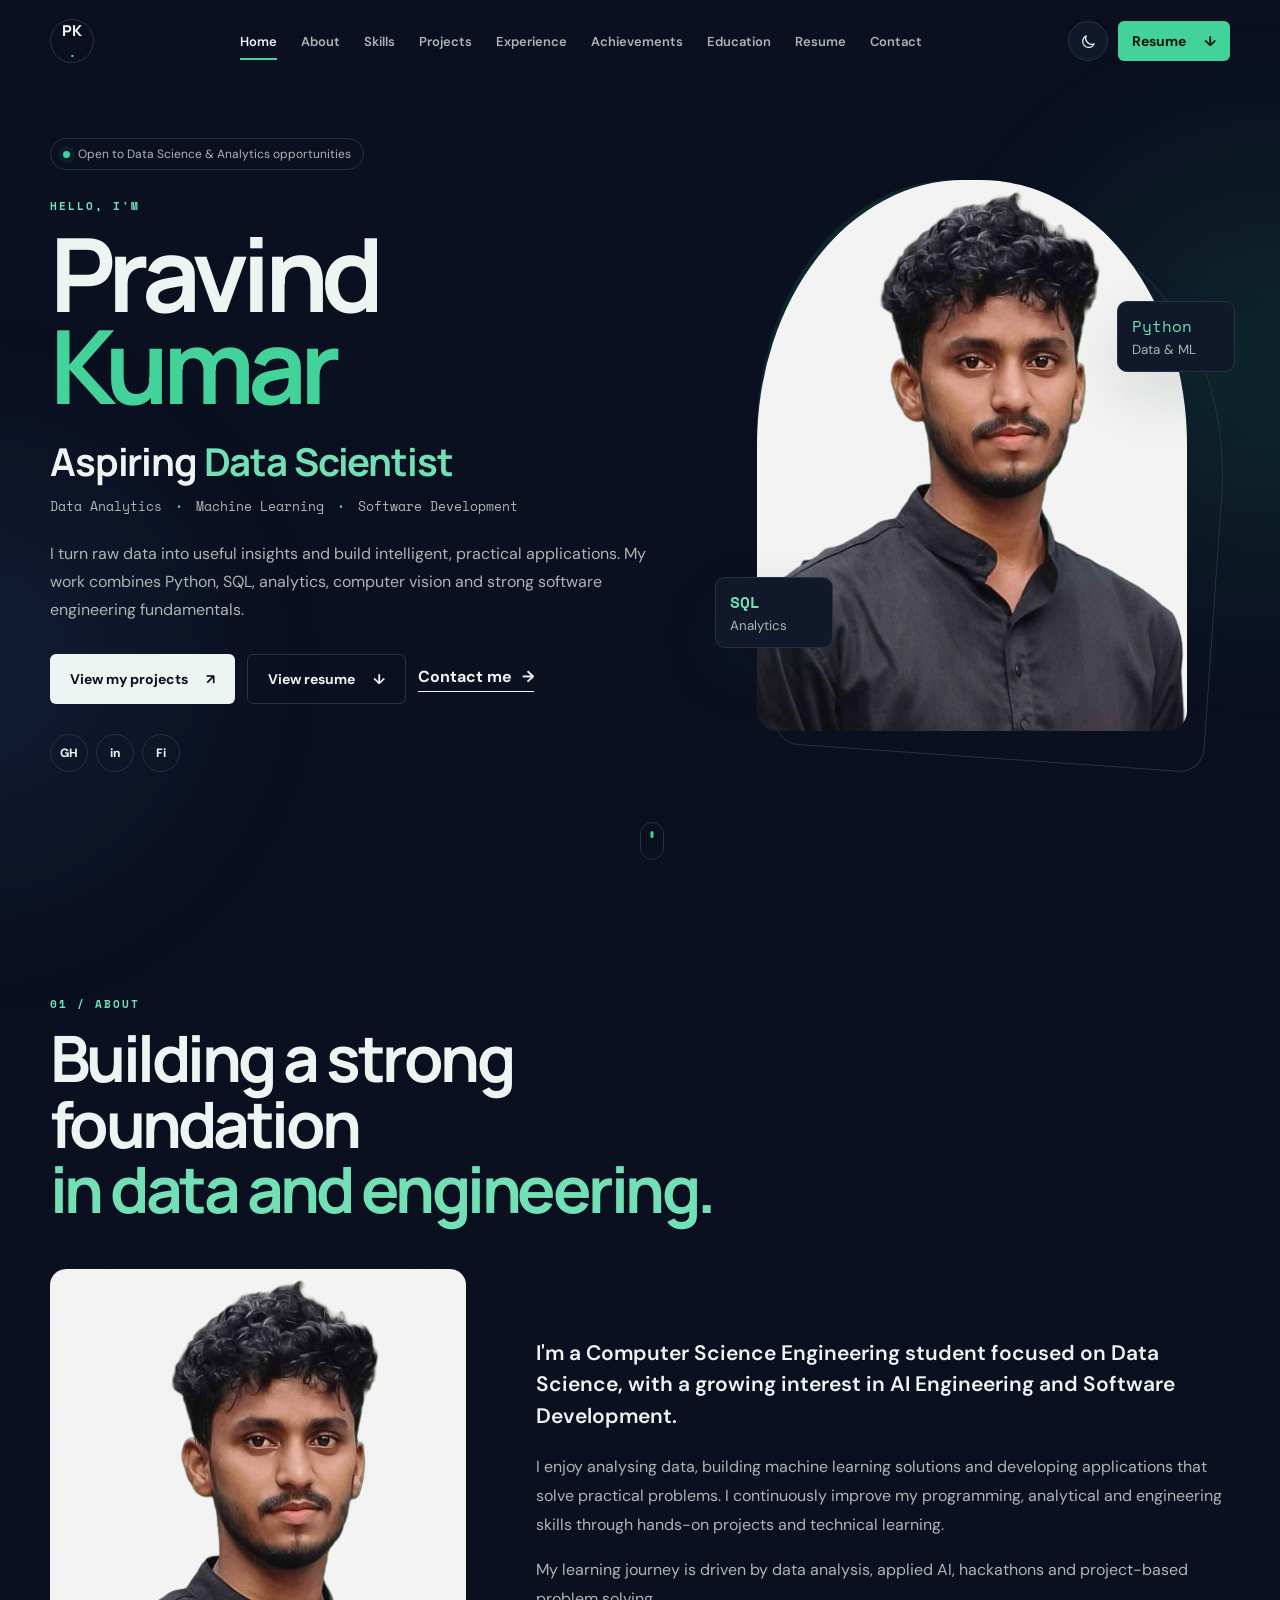
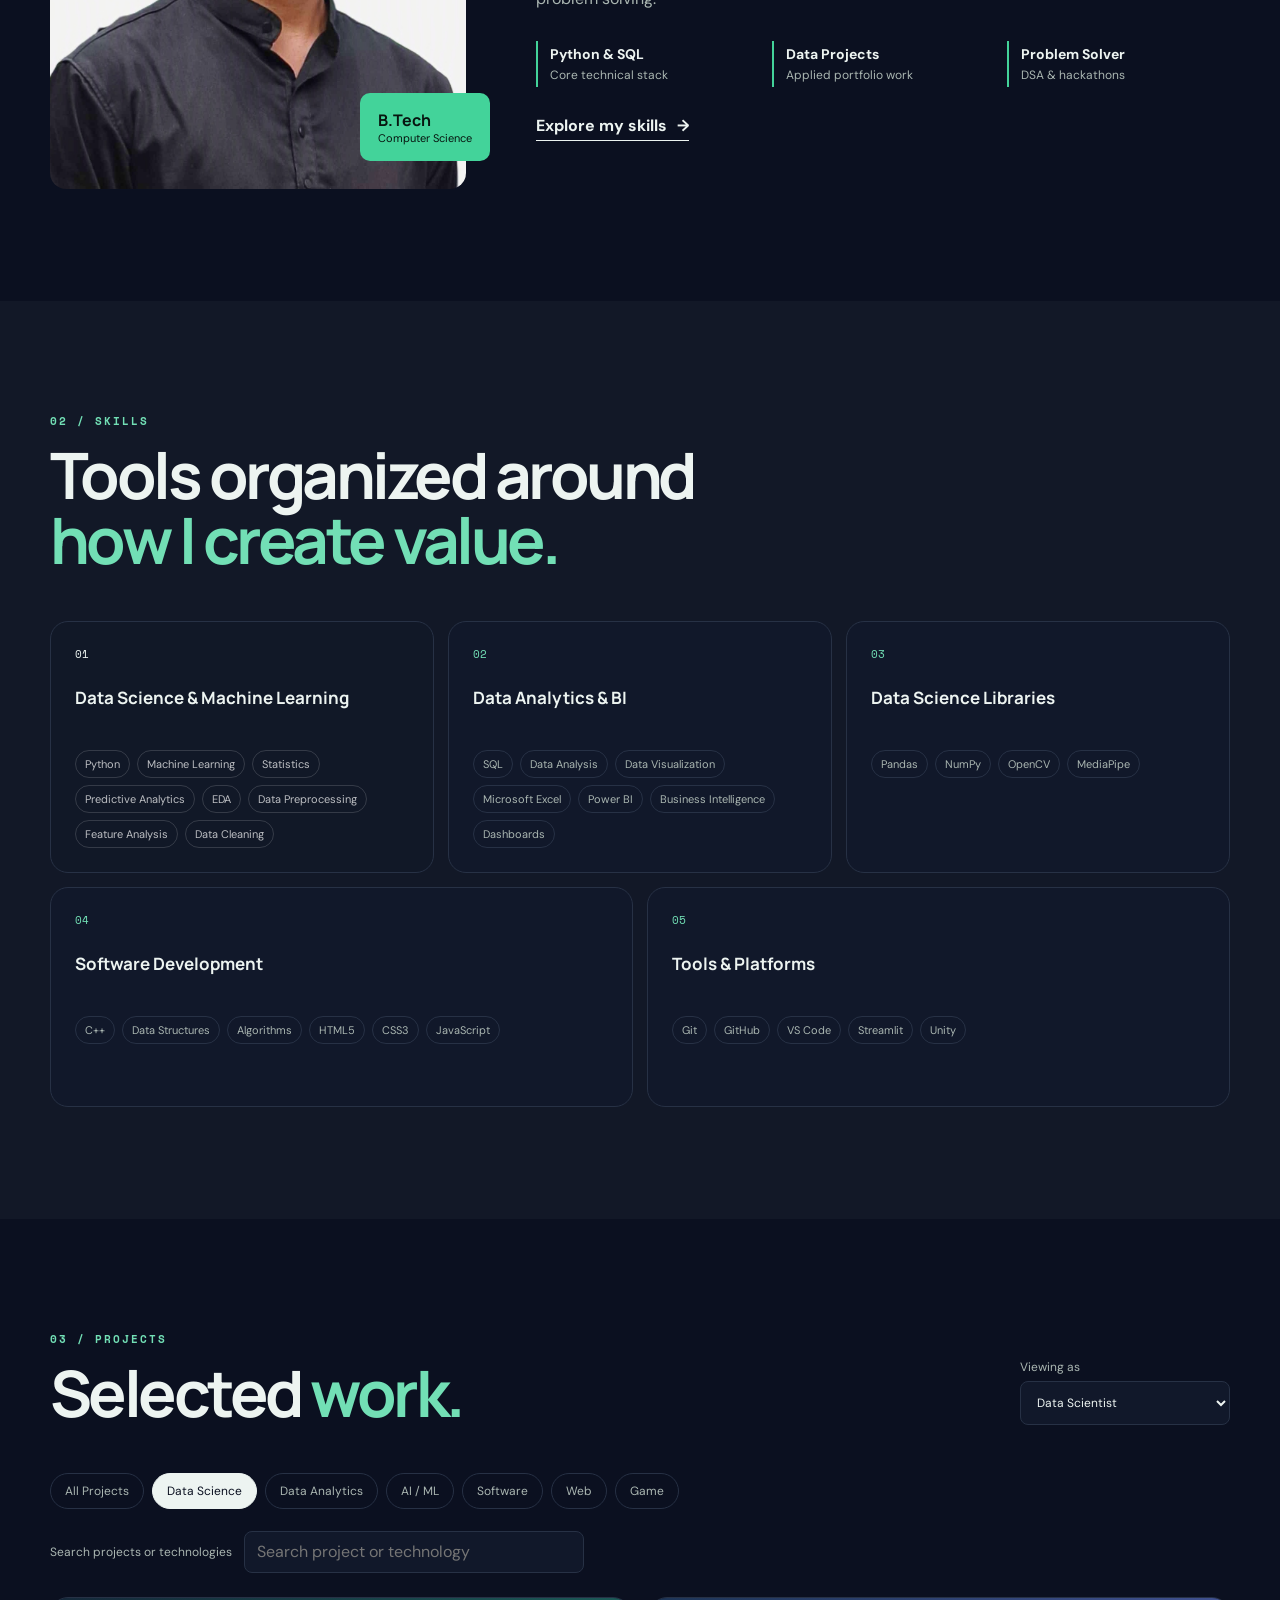
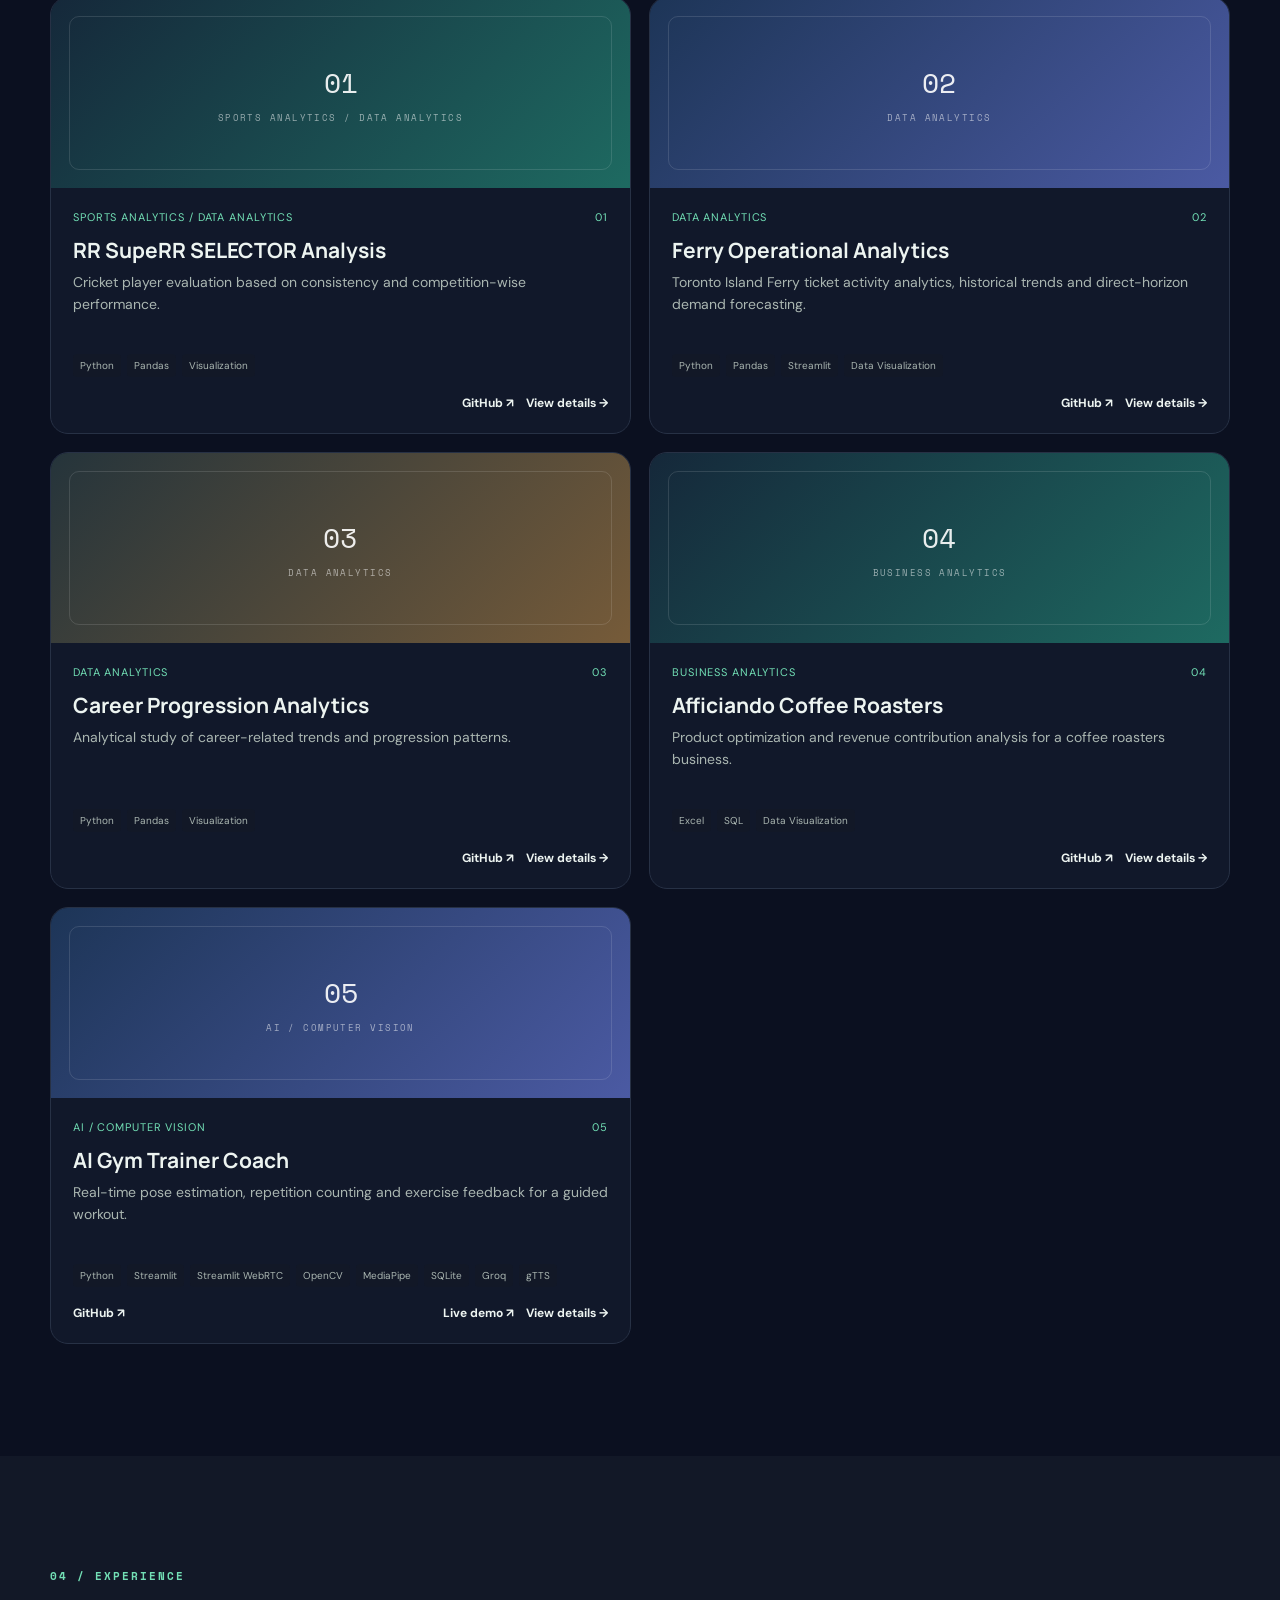
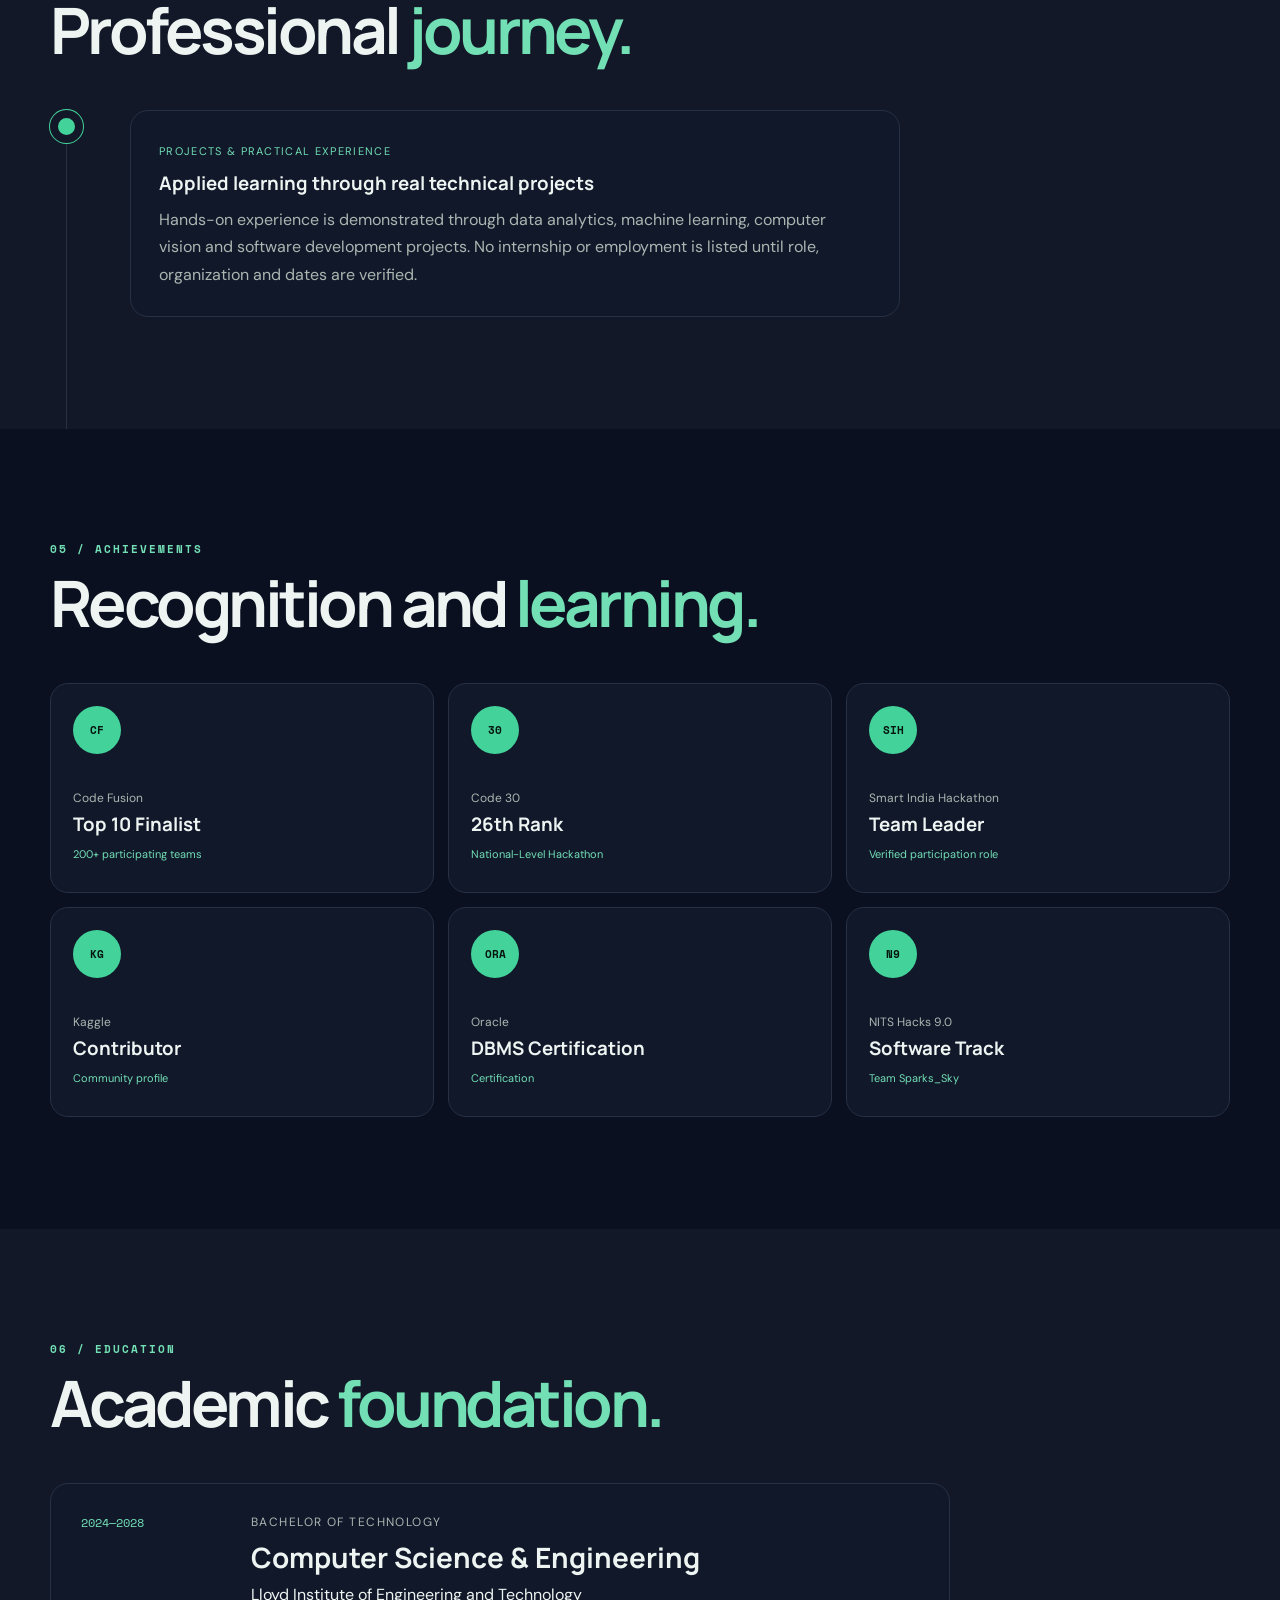
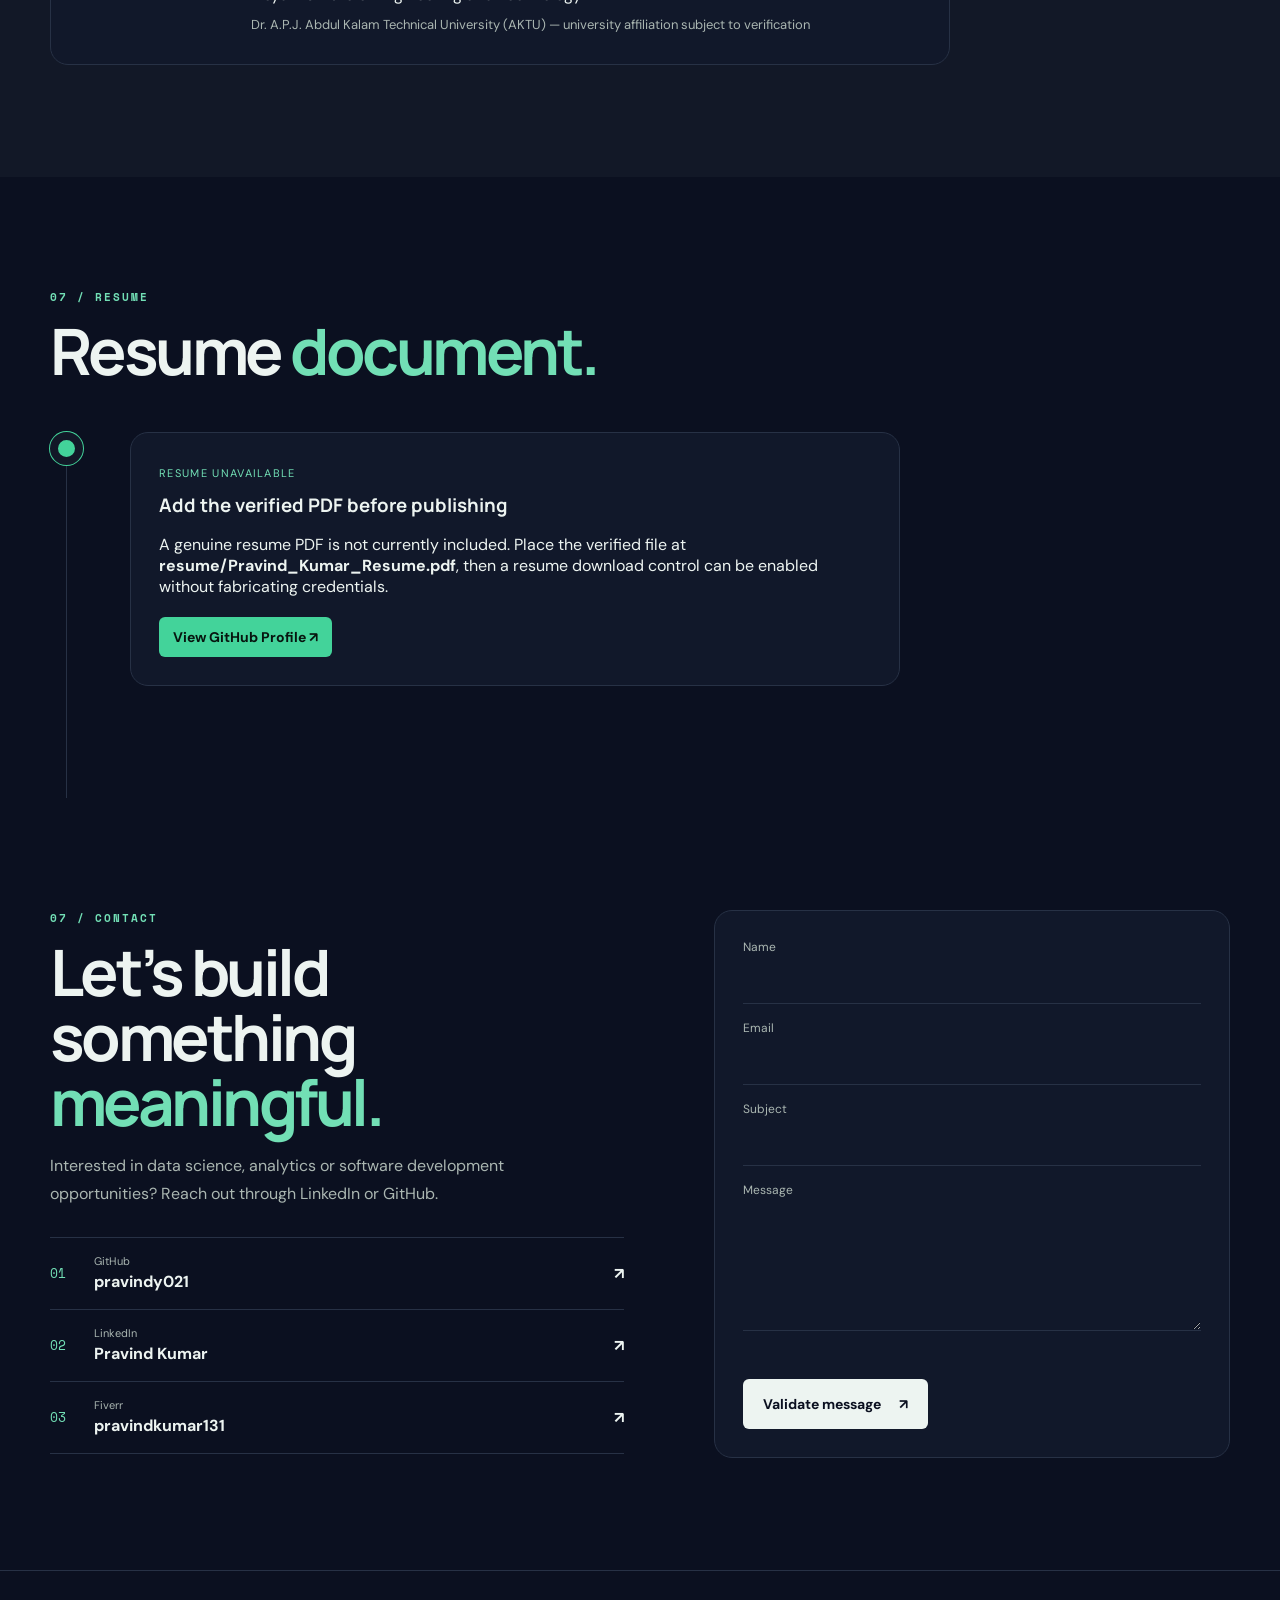
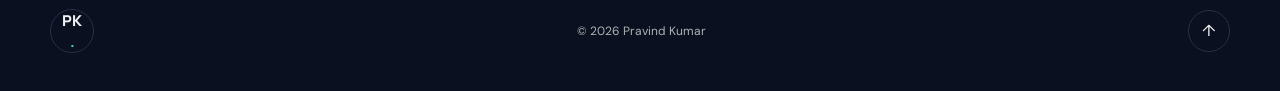
<file: index.html>
<!DOCTYPE html>
<html lang="en">
<head>
  <meta charset="UTF-8">
  <meta name="viewport" content="width=device-width, initial-scale=1.0">
  <title>Pravind Kumar | Aspiring Data Scientist &amp; Software Developer</title>
  <meta name="description" content="Portfolio of Pravind Kumar, an aspiring Data Scientist and Computer Science student specializing in data analytics, machine learning, Python, SQL and software development.">
  <meta name="theme-color" content="#0b1020">
  <meta property="og:title" content="Pravind Kumar | Aspiring Data Scientist">
  <meta property="og:description" content="Explore my data science, analytics, machine learning and software development projects.">
  <meta property="og:type" content="website">
  <meta property="og:image" content="assets/images/profile.jpg">
  <link rel="icon" href="favicon.svg" type="image/svg+xml">
  <link rel="preconnect" href="https://fonts.googleapis.com">
  <link rel="preconnect" href="https://fonts.gstatic.com" crossorigin>
  <link href="https://fonts.googleapis.com/css2?family=DM+Sans:wght@400;500;600;700&amp;family=Manrope:wght@600;700;800&amp;family=Space+Mono:wght@400;700&amp;display=swap" rel="stylesheet">
  <link rel="stylesheet" href="css/style.css">
</head>
<body>
  <a class="skip-link" href="#main-content">Skip to main content</a>
  <div class="ambient ambient-one"></div>
  <div class="ambient ambient-two"></div>

  <header class="site-header" id="top">
    <nav class="nav container" aria-label="Primary navigation">
      <a class="brand" href="#home" aria-label="Pravind Kumar home">PK<span>.</span></a>
      <button class="nav-toggle" type="button" aria-expanded="false" aria-controls="nav-menu" aria-label="Open navigation menu">
        <span></span><span></span><span></span>
      </button>
      <div class="nav-menu" id="nav-menu">
        <a class="nav-link active" href="#home">Home</a>
        <a class="nav-link" href="#about">About</a>
        <a class="nav-link" href="#skills">Skills</a>
        <a class="nav-link" href="#projects">Projects</a>
        <a class="nav-link" href="#experience">Experience</a>
        <a class="nav-link" href="#achievements">Achievements</a>
        <a class="nav-link" href="#education">Education</a>
        <a class="nav-link" href="#resume">Resume</a>
        <a class="nav-link" href="#contact">Contact</a>
      </div>
      <div class="nav-actions">
        <button class="theme-toggle" type="button" aria-label="Switch to dark theme" title="Toggle theme">
          <svg class="sun-icon" viewBox="0 0 24 24" aria-hidden="true"><circle cx="12" cy="12" r="4"/><path d="M12 2v2M12 20v2M4.93 4.93l1.42 1.42M17.65 17.65l1.42 1.42M2 12h2M20 12h2M4.93 19.07l1.42-1.42M17.65 6.35l1.42-1.42"/></svg>
          <svg class="moon-icon" viewBox="0 0 24 24" aria-hidden="true"><path d="M20 15.2A8.5 8.5 0 0 1 8.8 4a8.5 8.5 0 1 0 11.2 11.2Z"/></svg>
        </button>
        <a class="button button-small resume-link" href="#resume">Resume <span aria-hidden="true">↓</span></a>
      </div>
    </nav>
  </header>

  <main id="main-content">
    <section class="hero section" id="home">
      <div class="hero-grid container">
        <div class="hero-copy reveal">
          <div class="status-pill"><span></span> Open to Data Science &amp; Analytics opportunities</div>
          <p class="eyebrow">Hello, I'm</p>
          <h1>Pravind <span>Kumar</span></h1>
          <h2>Aspiring <strong>Data Scientist</strong></h2>
          <p class="hero-lead">Data Analytics <b>·</b> Machine Learning <b>·</b> Software Development</p>
          <p class="hero-description">I turn raw data into useful insights and build intelligent, practical applications. My work combines Python, SQL, analytics, computer vision and strong software engineering fundamentals.</p>
          <div class="hero-buttons">
            <a class="button" href="#projects">View my projects <span aria-hidden="true">↗</span></a>
            <a class="button button-secondary" href="#resume">View resume <span aria-hidden="true">↓</span></a>
            <a class="text-link" href="#contact">Contact me <span aria-hidden="true">→</span></a>
          </div>
          <div class="social-row" aria-label="Social profiles">
            <a href="https://github.com/pravindy021" target="_blank" rel="noopener noreferrer" aria-label="GitHub">GH</a>
            <a href="https://www.linkedin.com/in/pravind-kumar-a56134319/" target="_blank" rel="noopener noreferrer" aria-label="LinkedIn">in</a>
            <a href="https://www.fiverr.com/pravindkumar131" target="_blank" rel="noopener noreferrer" aria-label="Fiverr">Fi</a>
          </div>
        </div>
        <div class="hero-visual reveal">
          <div class="profile-shell">
            <div class="profile-ring"></div>
            <img src="assets/images/profile.jpg" alt="Pravind Kumar professional portrait" width="520" height="620" fetchpriority="high">
            <div class="floating-card card-one"><span>Python</span><small>Data &amp; ML</small></div>
            <div class="floating-card card-two"><strong>SQL</strong><small>Analytics</small></div>
          </div>
        </div>
      </div>
      <a class="scroll-cue" href="#about" aria-label="Scroll to About section"><span></span></a>
    </section>

    <section class="section" id="about">
      <div class="container">
        <div class="section-heading reveal">
          <p class="eyebrow">01 / About</p>
          <h2>Building a strong foundation<br><span>in data and engineering.</span></h2>
        </div>
        <div class="about-grid">
          <div class="about-photo reveal">
            <img src="assets/images/profile.jpg" alt="Pravind Kumar" loading="lazy" width="480" height="600">
            <div class="photo-stat"><strong>B.Tech</strong><span>Computer Science</span></div>
          </div>
          <div class="about-copy reveal">
            <p class="lead">I'm a Computer Science Engineering student focused on Data Science, with a growing interest in AI Engineering and Software Development.</p>
            <p>I enjoy analysing data, building machine learning solutions and developing applications that solve practical problems. I continuously improve my programming, analytical and engineering skills through hands-on projects and technical learning.</p>
            <p>My learning journey is driven by data analysis, applied AI, hackathons and project-based problem solving.</p>
            <div class="about-facts">
              <div><strong>Python &amp; SQL</strong><span>Core technical stack</span></div>
              <div><strong>Data Projects</strong><span>Applied portfolio work</span></div>
              <div><strong>Problem Solver</strong><span>DSA &amp; hackathons</span></div>
            </div>
            <a class="text-link" href="#skills">Explore my skills <span aria-hidden="true">→</span></a>
          </div>
        </div>
      </div>
    </section>

    <section class="section section-tinted" id="skills">
      <div class="container">
        <div class="section-heading reveal">
          <p class="eyebrow">02 / Skills</p>
          <h2>Tools organized around<br><span>how I create value.</span></h2>
        </div>
        <div class="skills-grid">
          <article class="skill-card featured reveal"><div class="skill-number">01</div><h3>Data Science &amp; Machine Learning</h3><div class="tag-cloud"><span>Python</span><span>Machine Learning</span><span>Statistics</span><span>Predictive Analytics</span><span>EDA</span><span>Data Preprocessing</span><span>Feature Analysis</span><span>Data Cleaning</span></div></article>
          <article class="skill-card reveal"><div class="skill-number">02</div><h3>Data Analytics &amp; BI</h3><div class="tag-cloud"><span>SQL</span><span>Data Analysis</span><span>Data Visualization</span><span>Microsoft Excel</span><span>Power BI</span><span>Business Intelligence</span><span>Dashboards</span></div></article>
          <article class="skill-card reveal"><div class="skill-number">03</div><h3>Data Science Libraries</h3><div class="tag-cloud"><span>Pandas</span><span>NumPy</span><span>OpenCV</span><span>MediaPipe</span></div></article>
          <article class="skill-card reveal"><div class="skill-number">04</div><h3>Software Development</h3><div class="tag-cloud"><span>C++</span><span>Data Structures</span><span>Algorithms</span><span>HTML5</span><span>CSS3</span><span>JavaScript</span></div></article>
          <article class="skill-card reveal"><div class="skill-number">05</div><h3>Tools &amp; Platforms</h3><div class="tag-cloud"><span>Git</span><span>GitHub</span><span>VS Code</span><span>Streamlit</span><span>Unity</span></div></article>
        </div>
      </div>
    </section>

    <section class="section" id="projects">
      <div class="container">
        <div class="section-heading projects-heading reveal">
          <div><p class="eyebrow">03 / Projects</p><h2>Selected <span>work.</span></h2></div>
          <div class="role-filter" aria-label="Role-based project ordering">
            <label for="role-select">Viewing as</label>
            <select id="role-select"><option>Data Scientist</option><option>Data Analyst</option><option>Machine Learning Intern</option><option>Software Developer</option><option>Web Developer</option></select>
          </div>
        </div>
        <div class="project-filters reveal" role="group" aria-label="Filter projects">
          <button class="filter-button" type="button" data-filter="all">All Projects</button>
          <button class="filter-button active" type="button" data-filter="data-science">Data Science</button>
          <button class="filter-button" type="button" data-filter="data-analytics">Data Analytics</button>
          <button class="filter-button" type="button" data-filter="ai">AI / ML</button>
          <button class="filter-button" type="button" data-filter="software">Software</button>
          <button class="filter-button" type="button" data-filter="web">Web</button>
          <button class="filter-button" type="button" data-filter="game">Game</button>
        </div>
        <div class="project-search reveal">
          <label for="project-search">Search projects or technologies</label>
          <input id="project-search" type="search" autocomplete="off" placeholder="Search project or technology">
        </div>
        <div class="project-grid" id="project-grid"></div>
      </div>
    </section>

    <section class="section section-tinted" id="experience">
      <div class="container">
        <div class="section-heading reveal"><p class="eyebrow">04 / Experience</p><h2>Professional <span>journey.</span></h2></div>
        <div class="experience-panel reveal">
          <div class="timeline-mark"><span></span></div>
          <div class="experience-content">
            <p class="experience-status">Projects &amp; Practical Experience</p>
            <h3>Applied learning through real technical projects</h3>
            <p>Hands-on experience is demonstrated through data analytics, machine learning, computer vision and software development projects. No internship or employment is listed until role, organization and dates are verified.</p>
          </div>
        </div>
      </div>
    </section>

    <section class="section" id="achievements">
      <div class="container">
        <div class="section-heading reveal"><p class="eyebrow">05 / Achievements</p><h2>Recognition and <span>learning.</span></h2></div>
        <div class="achievement-grid">
          <article class="achievement-card reveal"><div class="achievement-icon">CF</div><p>Code Fusion</p><h3>Top 10 Finalist</h3><span>200+ participating teams</span></article>
          <article class="achievement-card reveal"><div class="achievement-icon">30</div><p>Code 30</p><h3>26th Rank</h3><span>National-Level Hackathon</span></article>
          <article class="achievement-card reveal"><div class="achievement-icon">SIH</div><p>Smart India Hackathon</p><h3>Team Leader</h3><span>Verified participation role</span></article>
          <article class="achievement-card reveal"><div class="achievement-icon">KG</div><p>Kaggle</p><h3>Contributor</h3><span>Community profile</span></article>
          <article class="achievement-card reveal"><div class="achievement-icon">ORA</div><p>Oracle</p><h3>DBMS Certification</h3><span>Certification</span></article>
          <article class="achievement-card reveal"><div class="achievement-icon">N9</div><p>NITS Hacks 9.0</p><h3>Software Track</h3><span>Team Sparks_Sky</span></article>
        </div>
      </div>
    </section>

    <section class="section section-tinted" id="education">
      <div class="container">
        <div class="section-heading reveal"><p class="eyebrow">06 / Education</p><h2>Academic <span>foundation.</span></h2></div>
        <div class="education-card reveal">
          <div class="education-year">2024—2028</div>
          <div><p class="education-type">Bachelor of Technology</p><h3>Computer Science &amp; Engineering</h3><p>Lloyd Institute of Engineering and Technology</p><span>Dr. A.P.J. Abdul Kalam Technical University (AKTU) — university affiliation subject to verification</span></div>
        </div>
      </div>
    </section>

    <section class="section" id="resume">
      <div class="container">
        <div class="section-heading reveal"><p class="eyebrow">07 / Resume</p><h2>Resume <span>document.</span></h2></div>
        <div class="experience-panel reveal">
          <div class="timeline-mark"><span></span></div>
          <div class="experience-content">
            <p class="experience-status">Resume unavailable</p>
            <h3>Add the verified PDF before publishing</h3>
            <p>A genuine resume PDF is not currently included. Place the verified file at <strong>resume/Pravind_Kumar_Resume.pdf</strong>, then a resume download control can be enabled without fabricating credentials.</p>
            <div class="modal-links"><a class="button button-small" href="https://github.com/pravindy021" target="_blank" rel="noopener noreferrer">View GitHub Profile ↗</a></div>
          </div>
        </div>
      </div>
    </section>

    <section class="section" id="contact">
      <div class="container">
        <div class="contact-grid">
          <div class="contact-copy reveal">
            <p class="eyebrow">07 / Contact</p>
            <h2>Let’s build something <span>meaningful.</span></h2>
            <p>Interested in data science, analytics or software development opportunities? Reach out through LinkedIn or GitHub.</p>
            <div class="profile-links">
              <a href="https://github.com/pravindy021" target="_blank" rel="noopener noreferrer"><small>01</small><div><span>GitHub</span><strong>pravindy021</strong></div><b>↗</b></a>
              <a href="https://www.linkedin.com/in/pravind-kumar-a56134319/" target="_blank" rel="noopener noreferrer"><small>02</small><div><span>LinkedIn</span><strong>Pravind Kumar</strong></div><b>↗</b></a>
              <a href="https://www.fiverr.com/pravindkumar131" target="_blank" rel="noopener noreferrer"><small>03</small><div><span>Fiverr</span><strong>pravindkumar131</strong></div><b>↗</b></a>
            </div>
          </div>
          <form class="contact-form reveal" id="contact-form" novalidate>
            <div class="form-row"><label for="name">Name</label><input id="name" name="name" type="text" autocomplete="name" required></div>
            <div class="form-row"><label for="email">Email</label><input id="email" name="email" type="email" autocomplete="email" required></div>
            <div class="form-row"><label for="subject">Subject</label><input id="subject" name="subject" type="text" required></div>
            <div class="form-row"><label for="message">Message</label><textarea id="message" name="message" rows="5" required></textarea></div>
            <p class="form-status" id="form-status" role="status"></p>
            <button class="button" type="submit">Validate message <span aria-hidden="true">↗</span></button>
          </form>
        </div>
      </div>
    </section>
  </main>

  <footer class="footer">
    <div class="container footer-inner"><a class="brand" href="#home">PK<span>.</span></a><p>© <span id="year"></span> Pravind Kumar</p><a class="back-top" href="#top" aria-label="Back to top">↑</a></div>
  </footer>

  <dialog class="project-modal" id="project-modal" aria-labelledby="modal-title">
    <button class="modal-close" type="button" aria-label="Close project details">×</button>
    <div id="modal-content"></div>
  </dialog>
  <script src="js/script.js"></script>
</body>
</html>
</file>
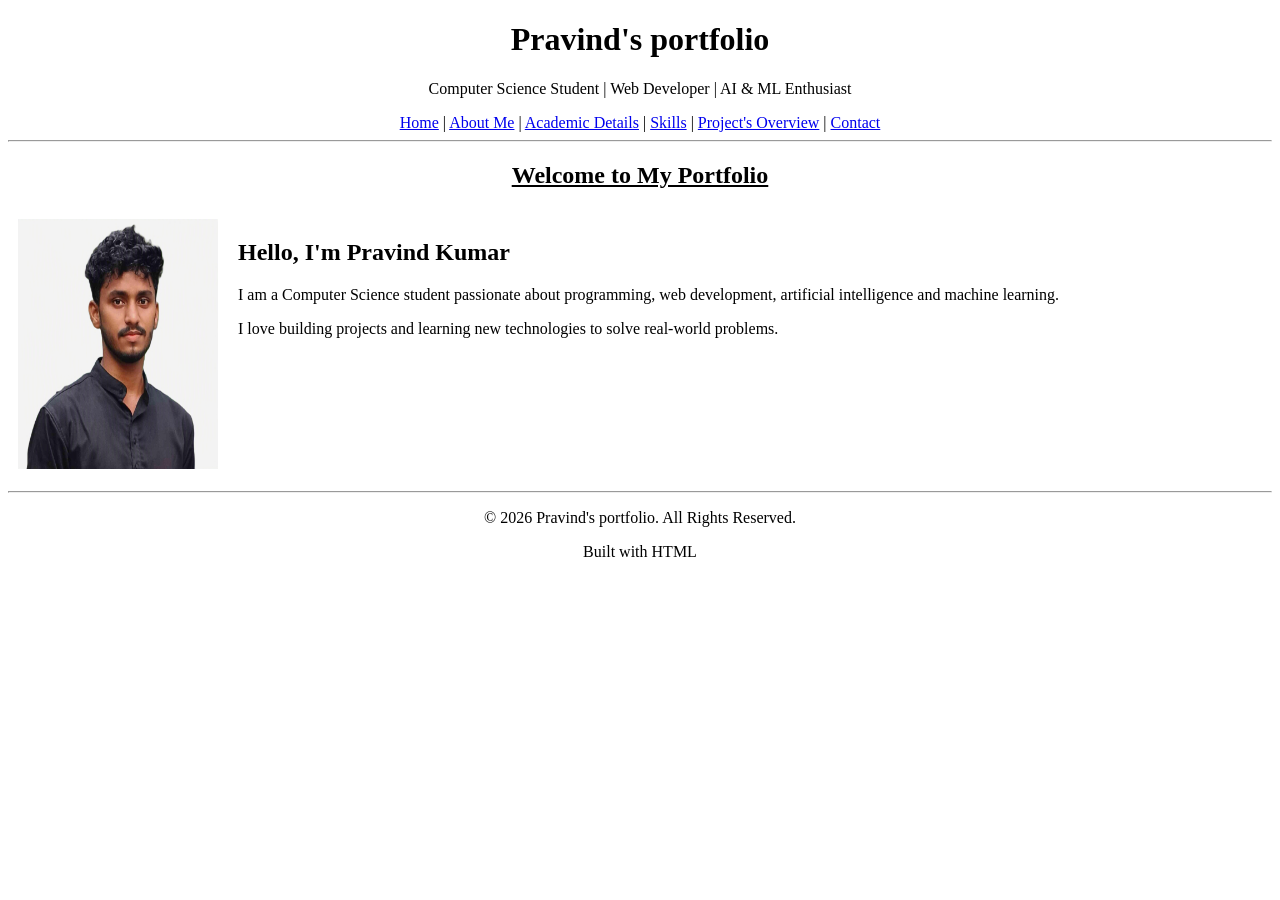
<file: project1/index.html>
<!DOCTYPE html>
<html lang="en">

<head>
    <meta charset="UTF-8">

    <meta name="viewport" content="width=device-width, initial-scale=1.0">

    <title>Pravind_Kumar | Portfolio</title>
</head>

<body>

   
    <header>
        <center>

        <h1>Pravind's portfolio</h1>

        <p>
            Computer Science Student |
            Web Developer |
            AI & ML Enthusiast
        </p>

        <nav>
            <a href="#home">Home</a> |
            <a href="about.html">About Me</a> |
            <a href="academic.html">Academic Details</a> |
            <a href="skills.html">Skills</a> |
            <a href="project.html">Project's Overview</a> |
            <a href="contact.html">Contact</a>
            
        </nav>
        </center>
        <hr>

    </header>


    <section id="home">
        <center>
            <u><h2>Welcome to My Portfolio</h2></u> 
        </center>
    
<table border="0" cellpadding="10" cellspacing="0">
    <tr>
       
        <td valign="top">
            <img
                src="PHOTOS.JPG"
                alt="Pravind Kumar Profile Photo"
                width="200"
                height="250"
            >
        </td>

        
        <td valign="top">
            <h2>Hello, I'm Pravind Kumar</h2>
            <p>
                I am a Computer Science student passionate about
                programming, web development, artificial intelligence
                and machine learning.
            </p>
            <p>
                I love building projects and learning new technologies
                to solve real-world problems.
            </p>
             
        </td>
    </tr>
</table>



        <hr>

    </section>
    <center>

    <footer>

        <p>
            © 2026 Pravind's portfolio. All Rights Reserved.
        </p>

        <p>
            Built with HTML 
        </p>

    </footer>
    </center>



</body>

</html>
</file>
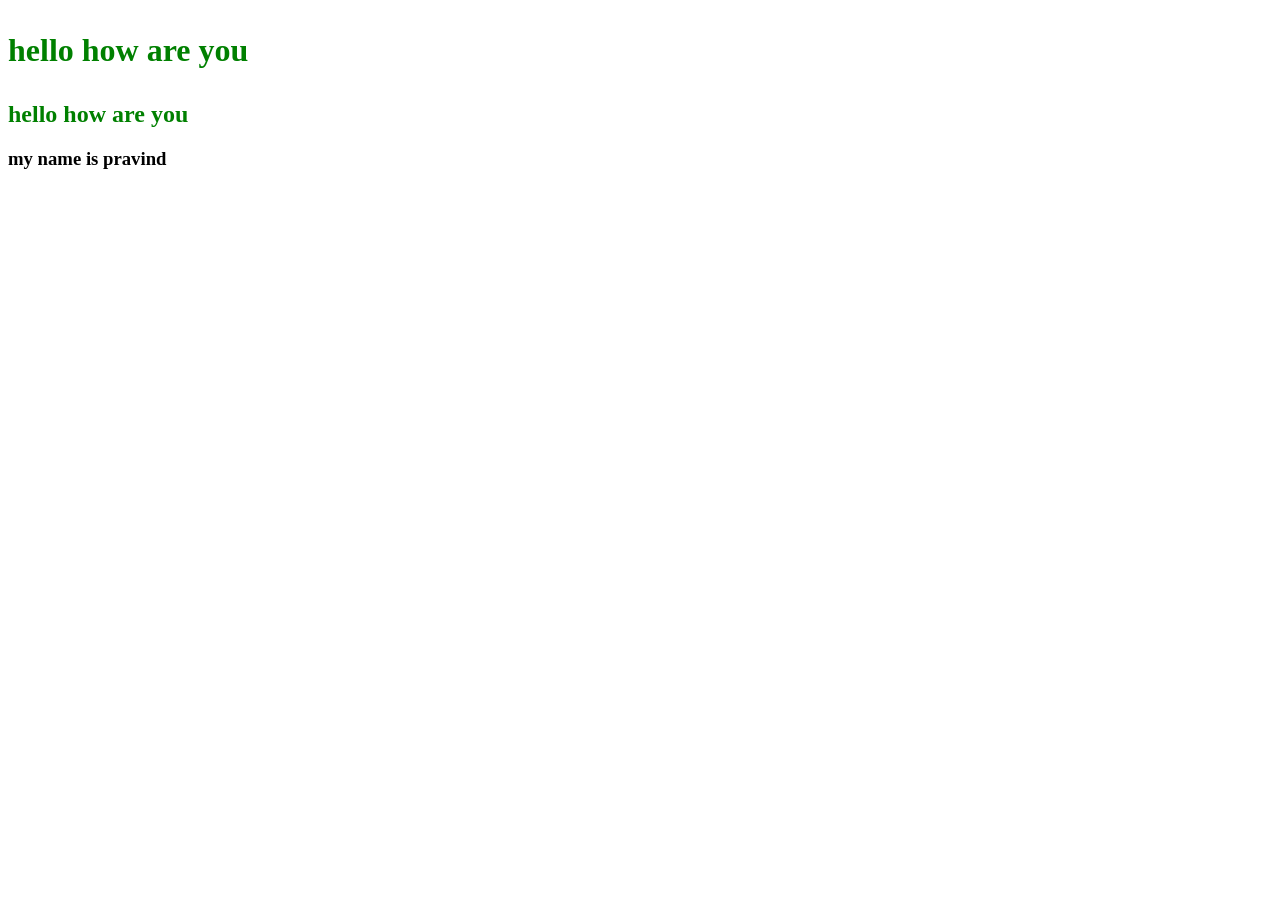
<file: css/practicle.html>
<!DOCTYPE html>
<html lang="en">
<head>
    <meta charset="UTF-8">
    <meta name="viewport" content="width=device-width, initial-scale=1.0">
     <style>
        p{
            color:blue;
        }
        p{
            color:red;
        }
        p{
            color:green;
        }
     </style>
    <title>Practicle</title>
</head>
<body>
    <h1>
       <p>hello how are you</p> 
    </h1>
    <h2 style="color: red; color:blue ; color:green;"> hello how are  you </h2>

    <h3> my name is pravind</h3>

</body>
</html>
</file>
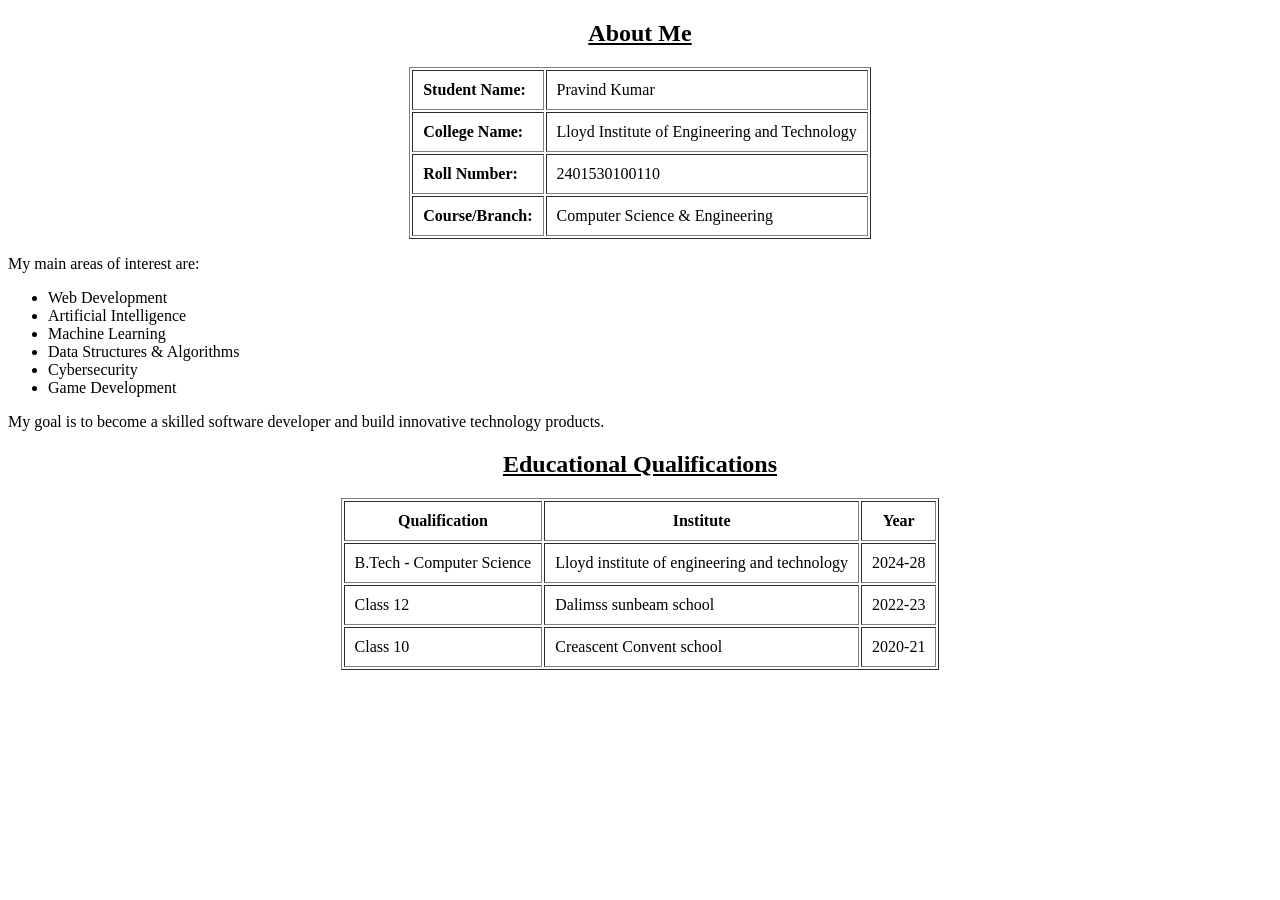
<file: project1/about.html>
<!DOCTYPE html>
<html lang="en">
<head>
    <meta charset="UTF-8">
    <meta name="viewport" content="width=device-width, initial-scale=1.0">
    <title>About Me</title>
</head>
<body>

<section id="about">
        <center>
        <u><h2>About Me</h2></u>

        <table border="1" cellpadding="10" >
                    <tr>
                        <td><b>Student Name:</b></td>
                        <td>Pravind Kumar</td>
                    </tr>
                    <tr>
                        <td><b>College Name:</b></td>
                        <td>Lloyd Institute of Engineering and Technology</td>
                    </tr>
                    <tr>
                        <td><b>Roll Number:</b></td>
                        <td>2401530100110</td>
                    </tr>
                    <tr>
                        <td><b>Course/Branch:</b></td>
                        <td>Computer Science & Engineering</td>
                    </tr>
                </table>
            </center>
        
        <p>
            My main areas of interest are:
        </p>

        <ul>

            <li>Web Development</li>

            <li>Artificial Intelligence</li>

            <li>Machine Learning</li>

            <li>Data Structures & Algorithms</li>

            <li>Cybersecurity</li>

            <li>Game Development</li>

        </ul>

        <p>
            My goal is to become a skilled software developer
            and build innovative technology products.
        </p>
        


    <section >
        <center>
        <u><h2>Educational Qualifications</h2></u>

        
        <table border="1" cellpadding="10">

            <tr>

                <th>Qualification</th>

                <th>Institute</th>

                <th>Year </th>

            </tr>


            <tr>

                <td>B.Tech - Computer Science</td>

                <td>Lloyd institute of engineering and technology</td>

                <td>2024-28 </td>

            </tr>


            <tr>

                <td>Class 12</td>

                <td>Dalimss sunbeam school</td>

                <td>2022-23 </td>

            </tr>


            <tr>

                <td>Class 10</td>

                <td>Creascent Convent school</td>

                <td>2020-21 </td>

            </tr>

        </table>
        </center>
        

       
        

    </section>
</section>
</body>
</html>
</file>
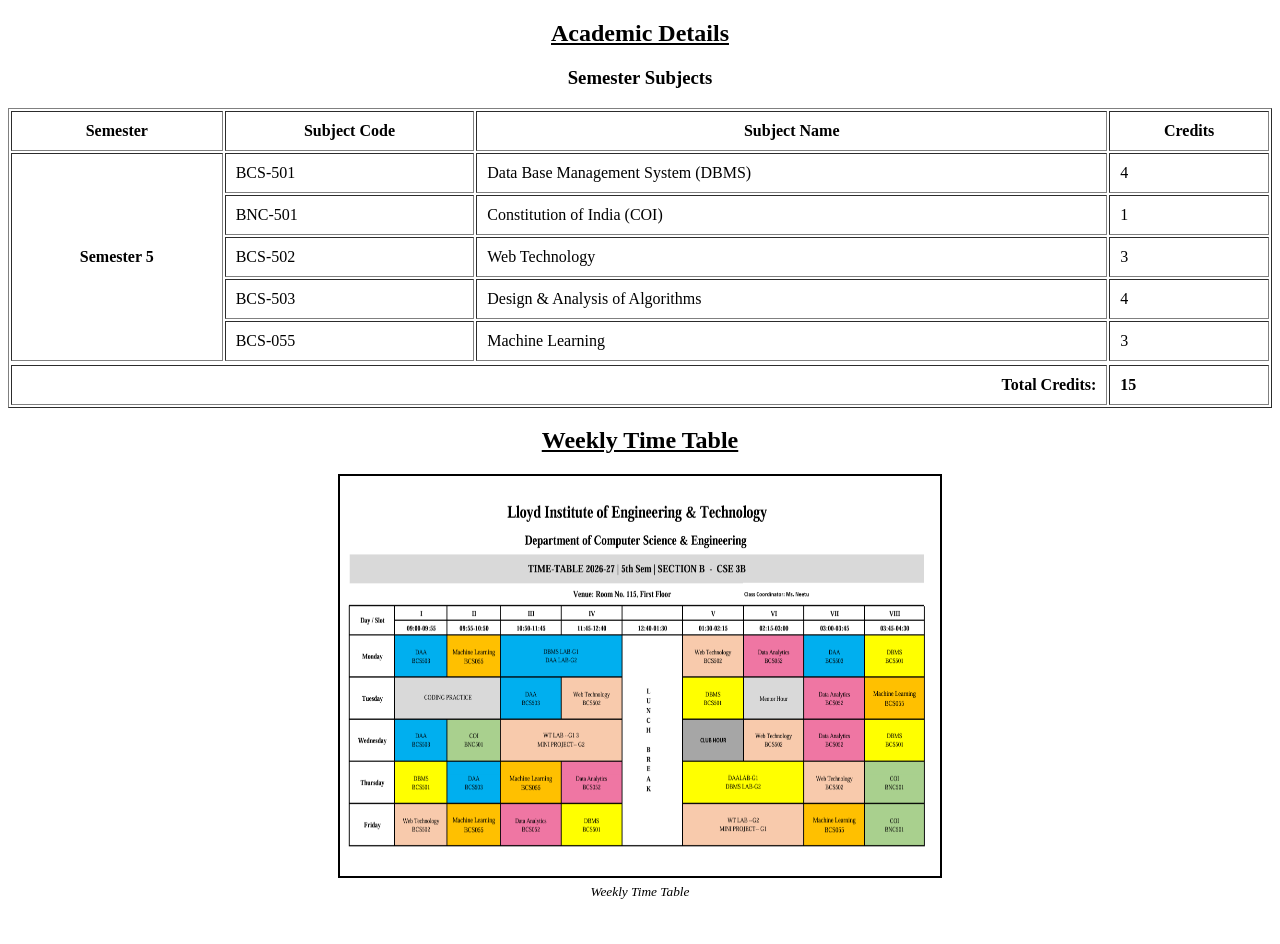
<file: project1/academic.html>
<!DOCTYPE html>
<html lang="en">

<head>
    <meta charset="UTF-8">
    <meta name="viewport" content="width=device-width, initial-scale=1.0">
    <title>Academic Details</title>
</head>
<body>
    <section id="academic-details">
     <center>
        <u><h2>Academic Details</h2></u>
        
    </center>

    <main>
       <center>
        <h3> Semester Subjects</h3>
        </center>
       
        
        <table border="1" cellpadding="10"  width="100%">
            <thead>
                <tr>
                    <th>Semester</th>
                    <th>Subject Code</th>
                    <th>Subject Name</th>
                    <th>Credits</th>
                </tr>
            </thead>
            <tbody>
                <tr>
                    
                    <td rowspan="5" align="center" valign="middle"><b>Semester 5</b></td>
                    <td>BCS-501</td>
                    <td>Data Base Management System (DBMS)</td>
                    <td>4</td>
                </tr>
                <tr>
                    
                    <td>BNC-501</td>
                    <td>Constitution of India (COI)</td>
                    <td>1</td>
                </tr>
                <tr>
                    <td>BCS-502</td>
                    <td>Web Technology</td>
                    <td>3</td>
                </tr>
                <tr>
                    <td>BCS-503</td>
                    <td>Design & Analysis of Algorithms</td>
                    <td>4</td>
                </tr>
                <tr>
                    <td>BCS-055</td>
                    <td>Machine Learning</td>
                    <td>3</td>
                </tr>
                <tr>

                
                <tr>
                    <td colspan="3" align="right"><b>Total Credits:</b></td>
                    <td><b>15</b></td>
                </tr>
            </tbody>
        </table>

<center>  
    <u><h2>Weekly Time Table</h2></u>  

</center>


<center>
    <img 
        src="Time-Table.png" 
        alt="Weekly Time Table" 
        width="600" 
        height="400" 
        border="2"
    >
    <br>
    <small><i>Weekly Time Table</i></small>
</center>

<br><br>
</main>
</section>
</body>
</html>
</file>
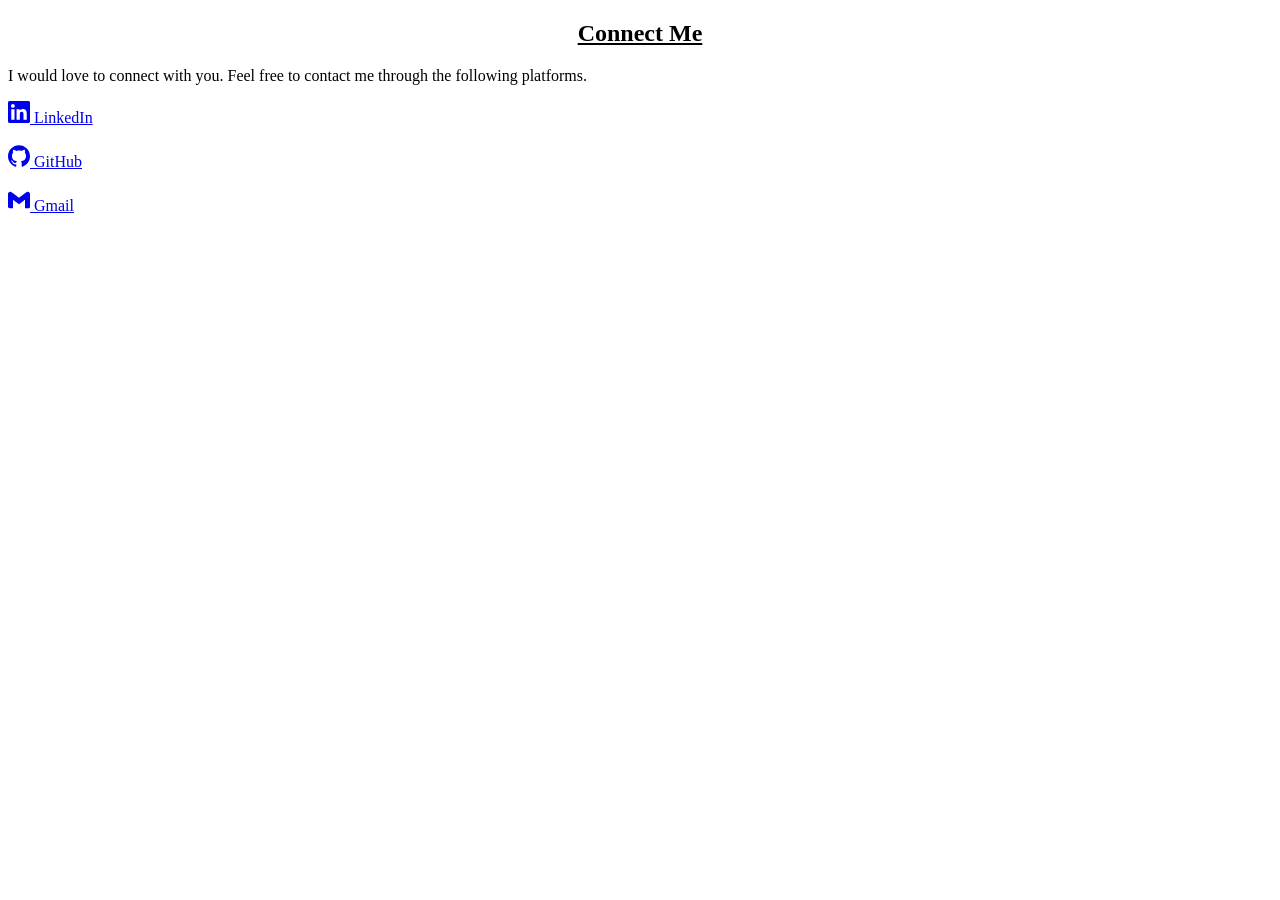
<file: project1/contact.html>
<!DOCTYPE html>
<html lang="en">
  <head>
    <meta charset="UTF-8" />
    <meta name="viewport" content="width=device-width, initial-scale=1.0" />
    <title>Contact | Pravind Kumar</title>
  </head>
  <body>
    <section id="contact">
      

        <center>
          <u><h2>Connect Me</h2></u>
        </center>

        

        <p>
            I would love to connect with you.
            Feel free to contact me through the following platforms.
        </p>

        <div class="social-grid">
          <!-- LinkedIn -->
          <a
            href="https://linkedin.com/in/pravind-kumar-a56134319"
            target="_blank"
            rel="noopener"
            class="social-btn"
            aria-label="LinkedIn"
          >
            <span class="social-icon">
              <svg
                viewBox="0 0 24 24"
                fill="currentColor"
                width="22"
                height="22"
              >
                <path
                  d="M20.447 20.452h-3.554v-5.569c0-1.328-.027-3.037-1.852-3.037-1.853 0-2.136 1.445-2.136 2.939v5.667H9.351V9h3.414v1.561h.046c.477-.9 1.637-1.85 3.37-1.85 3.601 0 4.267 2.37 4.267 5.455v6.286zM5.337 7.433a2.062 2.062 0 0 1-2.063-2.065 2.064 2.064 0 1 1 2.063 2.065zm1.782 13.019H3.555V9h3.564v11.452zM22.225 0H1.771C.792 0 0 .774 0 1.729v20.542C0 23.227.792 24 1.771 24h20.451C23.2 24 24 23.227 24 22.271V1.729C24 .774 23.2 0 22.222 0h.003z"
                />
              </svg>
            </span>
            <span class="social-label">LinkedIn</span>
          </a>
          <br><br>

          <!-- GitHub -->
          <a
            href="https://github.com/pravindy021"
            target="_blank"
            rel="noopener"
            class="social-btn"
            aria-label="GitHub"
          >
            <span class="social-icon">
              <svg
                viewBox="0 0 24 24"
                fill="currentColor"
                width="22"
                height="22"
              >
                <path
                  d="M12 .297c-6.63 0-12 5.373-12 12 0 5.303 3.438 9.8 8.205 11.385.6.113.82-.258.82-.577 0-.285-.01-1.04-.015-2.04-3.338.724-4.042-1.61-4.042-1.61C4.422 18.07 3.633 17.7 3.633 17.7c-1.087-.744.084-.729.084-.729 1.205.084 1.838 1.236 1.838 1.236 1.07 1.835 2.809 1.305 3.495.998.108-.776.417-1.305.76-1.605-2.665-.3-5.466-1.332-5.466-5.93 0-1.31.465-2.38 1.235-3.22-.135-.303-.54-1.523.105-3.176 0 0 1.005-.322 3.3 1.23.96-.267 1.98-.399 3-.405 1.02.006 2.04.138 3 .405 2.28-1.552 3.285-1.23 3.285-1.23.645 1.653.24 2.873.12 3.176.765.84 1.23 1.91 1.23 3.22 0 4.61-2.805 5.625-5.475 5.92.42.36.81 1.096.81 2.22 0 1.606-.015 2.896-.015 3.286 0 .315.21.69.825.57C20.565 22.092 24 17.592 24 12.297c0-6.627-5.373-12-12-12"
                />
              </svg>
            </span>
            <span class="social-label">GitHub</span>
          </a>
          <br><br>

          <!-- Gmail -->
          <a
            href="mailto:pravindyadav272@gmail.com"
            class="social-btn"
            aria-label="Email"
          >
            <span class="social-icon">
              <svg
                viewBox="0 0 24 24"
                fill="currentColor"
                width="22"
                height="22"
              >
                <path
                  d="M24 5.457v13.909c0 .904-.732 1.636-1.636 1.636h-3.819V11.73L12 16.64l-6.545-4.91v9.273H1.636A1.636 1.636 0 0 1 0 19.366V5.457c0-2.023 2.309-3.178 3.927-1.964L5.455 4.64 12 9.548l6.545-4.910 1.528-1.145C21.69 2.28 24 3.434 24 5.457z"
                />
              </svg>
            </span>
            <span class="social-label">Gmail</span>
          </a>
        </div>
      </div>
    </section>
  </body>
</html>
</file>
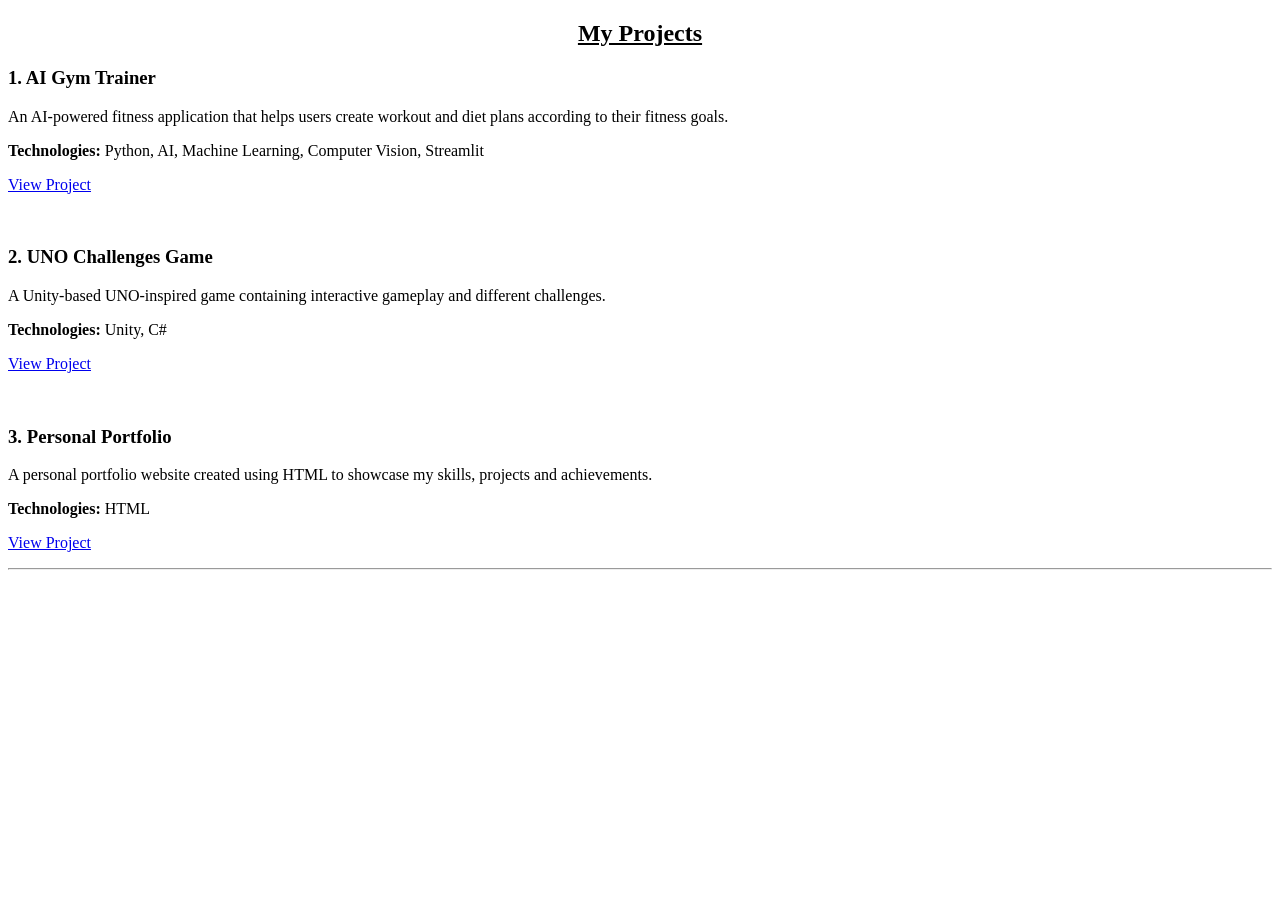
<file: project1/project.html>
<!DOCTYPE html>
<html lang="en">
    <head>
        <meta charset="UTF-8">
        <meta name="viewport" content="width=device-width, initial-scale=1.0">
        <title>My Projects</title>
    </head>
    <body>
        <section id="projects">

       <center>
            <u><h2>My Projects</h2></u>
        </center>


        <!-- PROJECT 1 -->

        <article>

            <h3>1. AI Gym Trainer</h3>

            <p>
                An AI-powered fitness application that helps
                users create workout and diet plans according
                to their fitness goals.
            </p>

            <p>
                <strong>Technologies:</strong>
                Python, AI, Machine Learning,
                Computer Vision, Streamlit
            </p>

            <p>
                <a href="#">
                    View Project
                </a>
            </p>

        </article>


        <br>


        <!-- PROJECT 2 -->

        <article>

            <h3>2. UNO Challenges Game</h3>

            <p>
                A Unity-based UNO-inspired game containing
                interactive gameplay and different challenges.
            </p>

            <p>
                <strong>Technologies:</strong>
                Unity, C#
            </p>

            <p>
                <a href="#">
                    View Project
                </a>
            </p>

        </article>


        <br>


        <!-- PROJECT 3 -->

        <article>

            <h3>3. Personal Portfolio</h3>

            <p>
                A personal portfolio website created using
                HTML to showcase my skills, projects and
                achievements.
            </p>

            <p>
                <strong>Technologies:</strong>
                HTML
            </p>

            <p>
                <a href="#">
                    View Project
                </a>
            </p>

        </article>


        <hr>

    </section>
  </body>
</html>
</file>
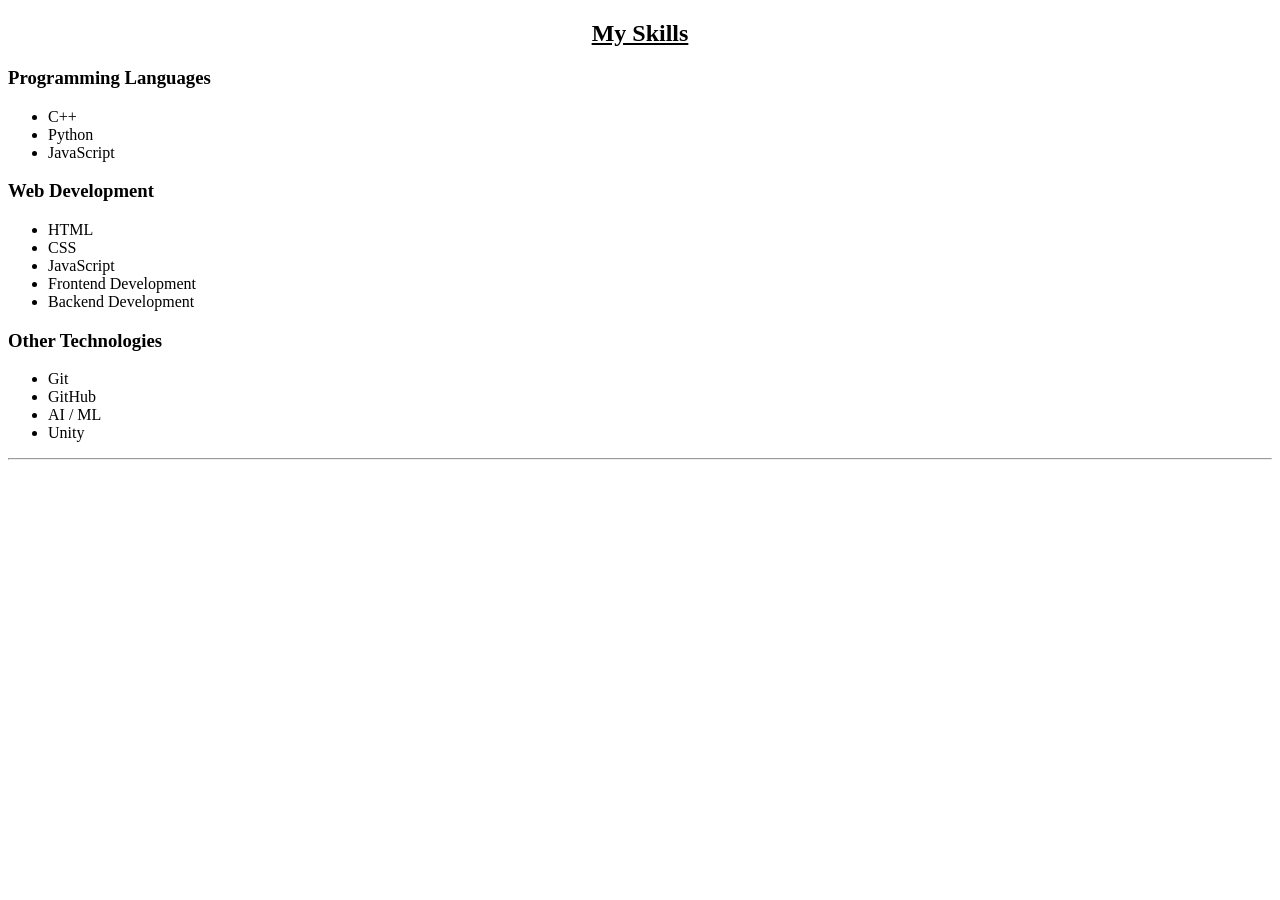
<file: project1/skills.html>
<!DOCTYPE html>
<html lang="en">
<head>
    <meta charset="UTF-8">
    <meta name="viewport" content="width=device-width, initial-scale=1.0">
    <title>My Skills</title>
</head>
<body>
    <section id="skills">
        <center>

       <u><h2>My Skills</h2></u>
        </center>


        <h3>Programming Languages</h3>

        <ul>
            <li>C++</li>
            <li>Python</li>
            <li>JavaScript</li>
        </ul>


        <h3>Web Development</h3>

        <ul>
            <li>HTML</li>

            <li>CSS</li>

            <li>JavaScript</li>

            <li>Frontend Development</li>

            <li>Backend Development</li>

        </ul>


        <h3>Other Technologies</h3>

        <ul>

            <li>Git</li>

            <li>GitHub</li>

            <li>AI / ML</li>

            <li>Unity</li>

        </ul>

        <hr>

    </section>
</body>
</html>
</file>
<file: css/style.css>
:root {
  --bg: #0b1020;
  --surface: #11182a;
  --tint: #121827;
  --ink: #edf4f1;
  --muted: #aab6b1;
  --line: #273145;
  --accent: #43d39a;
  --accent-dark: #72dfb5;
  --nav: rgba(11,16,32,.88);
  --shadow: 0 24px 60px rgba(20,47,38,.12);
  --radius: 18px;
}
[data-theme="light"] {
  --bg: #f5f7f6;
  --surface: #ffffff;
  --tint: #edf1ef;
  --ink: #111827;
  --muted: #68736f;
  --line: #dfe5e2;
  --accent: #13a875;
  --accent-dark: #087d58;
  --nav: rgba(245,247,246,.88);
  --shadow: 0 24px 60px rgba(0,0,0,.28);
}
* { box-sizing: border-box; }
html { scroll-behavior: smooth; scroll-padding-top: 92px; }
body { margin: 0; overflow-x: hidden; background: var(--bg); color: var(--ink); font-family: "DM Sans", sans-serif; transition: background .25s, color .25s; }
img { max-width: 100%; display: block; }
a { color: inherit; text-decoration: none; }
button, input, textarea, select { font: inherit; }
.container { width: min(1180px, calc(100% - 48px)); margin-inline: auto; }
.section { position: relative; padding: 112px 0; }
.section-tinted { background: var(--tint); }
.skip-link { position: fixed; left: 16px; top: -50px; z-index: 1000; background: var(--ink); color: var(--bg); padding: 12px 16px; }
.skip-link:focus { top: 12px; }
.ambient { position: fixed; z-index: -1; width: 380px; height: 380px; border-radius: 50%; filter: blur(100px); opacity: .12; pointer-events: none; }
.ambient-one { background: #29c78a; right: -180px; top: 20%; }
.ambient-two { background: #3e78c6; left: -220px; bottom: 5%; }

.site-header { position: fixed; inset: 0 0 auto; z-index: 100; border-bottom: 1px solid transparent; transition: .25s; }
.site-header.scrolled { background: var(--nav); backdrop-filter: blur(16px); border-color: var(--line); }
.nav { height: 82px; display: flex; align-items: center; gap: 28px; }
.brand { width: 44px; height: 44px; display: grid; place-items: center; border: 1px solid var(--line); border-radius: 50%; font-family: "Manrope", sans-serif; font-weight: 800; font-size: 15px; flex: 0 0 auto; }
.brand span { color: var(--accent); }
.nav-menu { display: flex; align-items: center; gap: 24px; margin: 0 auto; }
.nav-link { position: relative; color: var(--muted); font-size: 13px; font-weight: 600; }
.nav-link::after { content: ""; position: absolute; left: 0; right: 100%; bottom: -10px; height: 2px; background: var(--accent); transition: .25s; }
.nav-link:hover, .nav-link.active { color: var(--ink); }
.nav-link.active::after { right: 0; }
.nav-actions { display: flex; align-items: center; gap: 10px; }
.nav-toggle { display: none; }
.theme-toggle { width: 40px; height: 40px; border: 1px solid var(--line); border-radius: 50%; background: var(--surface); color: var(--ink); display: grid; place-items: center; cursor: pointer; }
.theme-toggle svg { width: 17px; fill: none; stroke: currentColor; stroke-width: 1.8; stroke-linecap: round; stroke-linejoin: round; }
.moon-icon { display: none; }
[data-theme="dark"] .sun-icon { display: none; }
[data-theme="dark"] .moon-icon { display: block; }
.button { min-height: 50px; display: inline-flex; align-items: center; justify-content: center; gap: 18px; border: 0; border-radius: 6px; background: var(--ink); color: var(--bg); padding: 14px 20px; font-weight: 700; font-size: 14px; cursor: pointer; transition: .22s; }
.button:hover { transform: translateY(-3px); box-shadow: 0 12px 30px rgba(0,0,0,.12); }
.button-small { min-height: 40px; padding: 9px 14px; background: var(--accent); color: #07150f; }
.button-secondary { background: transparent; color: var(--ink); border: 1px solid var(--line); }
.text-link { display: inline-flex; align-items: center; gap: 10px; font-weight: 700; border-bottom: 1px solid var(--ink); padding-bottom: 4px; }

.hero { min-height: 720px; padding-top: 138px; display: flex; align-items: center; overflow: hidden; }
.hero-grid { display: grid; grid-template-columns: 1.08fr .92fr; align-items: center; gap: 60px; }
.status-pill { width: fit-content; display: flex; align-items: center; gap: 8px; border: 1px solid var(--line); border-radius: 999px; padding: 7px 12px; color: var(--muted); font-size: 12px; margin-bottom: 28px; }
.status-pill span { width: 7px; height: 7px; border-radius: 50%; background: var(--accent); box-shadow: 0 0 0 5px rgba(19,168,117,.1); }
.eyebrow { margin: 0 0 13px; color: var(--accent-dark); text-transform: uppercase; letter-spacing: .18em; font-family: "Space Mono", monospace; font-size: 11px; font-weight: 700; }
.hero h1 { margin: 0; font-family: "Manrope", sans-serif; font-size: clamp(64px, 8vw, 104px); line-height: .9; letter-spacing: -.065em; }
.hero h1 span { color: var(--accent); }
.hero h2 { margin: 24px 0 8px; font-family: "Manrope", sans-serif; font-size: clamp(26px, 3vw, 42px); letter-spacing: -.03em; }
.hero h2 strong { color: var(--accent-dark); }
.hero-lead { margin: 0; color: var(--muted); font-family: "Space Mono", monospace; font-size: 13px; }
.hero-lead b { color: var(--accent); margin: 0 5px; }
.hero-description { max-width: 650px; margin: 24px 0 30px; color: var(--muted); line-height: 1.75; }
.hero-buttons { display: flex; align-items: center; gap: 12px; flex-wrap: wrap; }
.social-row { display: flex; gap: 8px; margin-top: 30px; }
.social-row a { width: 38px; height: 38px; display: grid; place-items: center; border: 1px solid var(--line); border-radius: 50%; font-size: 12px; font-weight: 800; transition: .2s; }
.social-row a:hover { border-color: var(--accent); color: var(--accent); }
.hero-visual { display: grid; place-items: center; }
.profile-shell { position: relative; width: min(430px, 38vw); aspect-ratio: .78; }
.profile-ring { position: absolute; inset: 8% -8% -5% 8%; border: 1px solid var(--line); border-radius: 48% 48% 24px 24px; transform: rotate(4deg); }
.profile-shell::before { content: ""; position: absolute; inset: 0 5% 5% 0; border-radius: 48% 48% 20px 20px; background: linear-gradient(145deg, rgba(19,168,117,.18), transparent); }
.profile-shell img { position: absolute; inset: 0; width: 100%; height: 100%; object-fit: cover; object-position: center 22%; border-radius: 48% 48% 20px 20px; filter: saturate(.88); }
.floating-card { position: absolute; z-index: 3; min-width: 118px; padding: 12px 14px; border: 1px solid var(--line); border-radius: 10px; background: var(--surface); box-shadow: var(--shadow); }
.floating-card span, .floating-card strong { display: block; color: var(--accent-dark); font-family: "Space Mono", monospace; }
.floating-card small { color: var(--muted); }
.card-one { right: -48px; top: 22%; }
.card-two { left: -42px; bottom: 15%; }
.scroll-cue { position: absolute; left: 50%; bottom: 24px; width: 24px; height: 38px; border: 1px solid var(--line); border-radius: 20px; }
.scroll-cue span { position: absolute; left: 50%; top: 8px; width: 3px; height: 7px; border-radius: 2px; background: var(--accent); transform: translateX(-50%); animation: scrollCue 1.8s infinite; }
@keyframes scrollCue { 0% { opacity: 0; transform: translate(-50%, 0); } 30% { opacity: 1; } 100% { opacity: 0; transform: translate(-50%, 14px); } }

.section-heading { margin-bottom: 48px; }
.section-heading h2 { margin: 0; max-width: 760px; font-family: "Manrope", sans-serif; font-size: clamp(40px, 5vw, 68px); line-height: 1.02; letter-spacing: -.055em; }
.section-heading h2 span { color: var(--accent-dark); }
.about-grid { display: grid; grid-template-columns: .75fr 1.25fr; gap: 70px; align-items: center; }
.about-photo { position: relative; }
.about-photo img { width: 100%; max-height: 520px; object-fit: cover; object-position: center 20%; border-radius: 16px; filter: grayscale(.15); }
.photo-stat { position: absolute; right: -24px; bottom: 28px; display: flex; flex-direction: column; background: var(--accent); color: #07150f; padding: 16px 18px; border-radius: 10px; }
.photo-stat strong { font-family: "Manrope", sans-serif; }
.photo-stat span { font-size: 11px; }
.about-copy .lead { color: var(--ink); font-size: 21px; line-height: 1.5; font-weight: 600; }
.about-copy > p:not(.lead) { color: var(--muted); line-height: 1.8; }
.about-facts { display: grid; grid-template-columns: repeat(3, 1fr); gap: 12px; margin: 28px 0; }
.about-facts div { border-left: 2px solid var(--accent); padding: 4px 12px; display: flex; flex-direction: column; }
.about-facts strong { font-size: 14px; }
.about-facts span { color: var(--muted); font-size: 12px; margin-top: 4px; }

.skills-grid { display: grid; grid-template-columns: repeat(6, 1fr); gap: 14px; }
.skill-card { grid-column: span 2; min-height: 220px; background: var(--surface); border: 1px solid var(--line); border-radius: var(--radius); padding: 24px; transition: .25s; }
.skill-card:nth-last-child(2), .skill-card:last-child { grid-column: span 3; }
.skill-card.featured { background: #111827; color: #edf4f1; border-color: #273145; }
.skill-card.featured .skill-number, .skill-card.featured h3 { color: #edf4f1; }
.skill-card:hover { transform: translateY(-5px); border-color: var(--accent); }
.skill-number { color: var(--accent-dark); font-family: "Space Mono", monospace; font-size: 11px; }
.skill-card h3 { min-height: 46px; margin: 24px 0 18px; font-family: "Manrope", sans-serif; font-size: 17px; }
.tag-cloud { display: flex; flex-wrap: wrap; gap: 7px; }
.tag-cloud span { border: 1px solid var(--line); border-radius: 999px; padding: 6px 9px; color: var(--muted); font-size: 11px; }
.skill-card.featured .tag-cloud span { border-color: rgba(255,255,255,.15); color: rgba(255,255,255,.72); }

.projects-heading { display: flex; align-items: end; justify-content: space-between; }
.role-filter { display: flex; flex-direction: column; gap: 6px; color: var(--muted); font-size: 12px; }
.role-filter select { min-width: 210px; height: 44px; border: 1px solid var(--line); border-radius: 8px; background: var(--surface); color: var(--ink); padding: 0 12px; }
.project-filters { display: flex; gap: 8px; overflow-x: auto; padding-bottom: 8px; margin-bottom: 24px; scrollbar-width: thin; }
.project-search { display: flex; align-items: center; gap: 12px; margin: -10px 0 24px; }
.project-search label { color: var(--muted); font-size: 12px; }
.project-search input { width: min(340px, 100%); height: 42px; border: 1px solid var(--line); border-radius: 8px; background: var(--surface); color: var(--ink); padding: 0 12px; }
.filter-button { white-space: nowrap; border: 1px solid var(--line); border-radius: 999px; background: transparent; color: var(--muted); padding: 9px 14px; cursor: pointer; font-size: 12px; }
.filter-button.active { background: var(--ink); color: var(--bg); border-color: var(--ink); }
.project-grid { display: grid; grid-template-columns: repeat(2, 1fr); gap: 18px; }
.project-card { min-width: 0; border: 1px solid var(--line); border-radius: var(--radius); background: var(--surface); overflow: hidden; transition: .25s; }
.project-card:hover { transform: translateY(-5px); box-shadow: var(--shadow); }
.project-card.hidden { display: none; }
.project-cover { position: relative; height: 190px; display: grid; place-items: center; overflow: hidden; background: linear-gradient(135deg, #15283a, #1e6a61); }
.project-card:nth-child(3n+2) .project-cover { background: linear-gradient(135deg, #1d3557, #4b5aa3); }
.project-card:nth-child(3n+3) .project-cover { background: linear-gradient(135deg, #25343b, #765b39); }
.project-cover::after { content: ""; position: absolute; inset: 18px; border: 1px solid rgba(255,255,255,.12); border-radius: 10px; }
.project-cover-code { color: rgba(255,255,255,.9); font-family: "Space Mono", monospace; font-size: clamp(16px, 3vw, 28px); text-align: center; }
.project-cover-code small { display: block; margin-top: 8px; color: rgba(255,255,255,.55); font-size: 9px; letter-spacing: .16em; text-transform: uppercase; }
.project-body { padding: 22px; }
.project-meta { display: flex; justify-content: space-between; gap: 12px; color: var(--accent-dark); font-size: 11px; text-transform: uppercase; letter-spacing: .08em; }
.project-body h3 { margin: 12px 0 8px; font-family: "Manrope", sans-serif; font-size: 21px; }
.project-body > p { min-height: 66px; margin: 0 0 16px; color: var(--muted); line-height: 1.55; font-size: 14px; }
.badge-row { display: flex; flex-wrap: wrap; gap: 6px; margin-bottom: 18px; }
.badge-row span { background: var(--tint); border-radius: 4px; padding: 5px 7px; color: var(--muted); font-size: 10px; }
.project-actions { display: flex; align-items: center; gap: 12px; }
.project-actions a, .details-button { border: 0; background: transparent; color: var(--ink); padding: 0; font-size: 12px; font-weight: 700; cursor: pointer; }
.project-actions a:last-of-type { margin-left: auto; }

.experience-panel { display: grid; grid-template-columns: 80px 1fr; max-width: 850px; }
.timeline-mark { position: relative; }
.timeline-mark::after { content: ""; position: absolute; left: 16px; top: 18px; bottom: -112px; width: 1px; background: var(--line); }
.timeline-mark span { position: relative; z-index: 2; display: block; width: 33px; height: 33px; border: 8px solid var(--tint); border-radius: 50%; background: var(--accent); box-shadow: 0 0 0 1px var(--accent); }
.experience-content { border: 1px solid var(--line); border-radius: var(--radius); background: var(--surface); padding: 28px; }
.experience-status { display: inline-block; margin: 0 0 12px; color: var(--accent-dark); font-size: 11px; text-transform: uppercase; letter-spacing: .12em; }
.experience-content h3 { margin: 0 0 10px; font-family: "Manrope", sans-serif; }
.experience-content > p:last-child { margin: 0; color: var(--muted); line-height: 1.7; }

.achievement-grid { display: grid; grid-template-columns: repeat(3, 1fr); gap: 14px; }
.achievement-card { min-height: 210px; border: 1px solid var(--line); border-radius: var(--radius); background: var(--surface); padding: 22px; transition: .25s; }
.achievement-card:hover { border-color: var(--accent); transform: translateY(-4px); }
.achievement-icon { width: 48px; height: 48px; display: grid; place-items: center; margin-bottom: 36px; border-radius: 50%; background: var(--accent); color: #07150f; font-family: "Space Mono", monospace; font-size: 11px; font-weight: 700; }
.achievement-card p { margin: 0 0 5px; color: var(--muted); font-size: 12px; }
.achievement-card h3 { margin: 0 0 5px; font-family: "Manrope", sans-serif; }
.achievement-card span { color: var(--accent-dark); font-size: 11px; }

.education-card { display: grid; grid-template-columns: 170px 1fr; max-width: 900px; border: 1px solid var(--line); border-radius: var(--radius); background: var(--surface); padding: 30px; }
.education-year { color: var(--accent-dark); font-family: "Space Mono", monospace; font-size: 12px; }
.education-type { margin: 0 0 6px; color: var(--muted); font-size: 12px; text-transform: uppercase; letter-spacing: .12em; }
.education-card h3 { margin: 0 0 8px; font-family: "Manrope", sans-serif; font-size: 28px; }
.education-card p { margin: 0 0 8px; }
.education-card span { color: var(--muted); font-size: 13px; }

.contact-grid { display: grid; grid-template-columns: 1fr .9fr; gap: 90px; align-items: start; }
.contact-copy h2 { margin: 0 0 18px; font-family: "Manrope", sans-serif; font-size: clamp(42px, 5vw, 66px); line-height: 1.02; letter-spacing: -.055em; }
.contact-copy h2 span { color: var(--accent-dark); }
.contact-copy > p:not(.eyebrow) { max-width: 520px; color: var(--muted); line-height: 1.7; }
.profile-links { margin-top: 30px; border-top: 1px solid var(--line); }
.profile-links a { display: grid; grid-template-columns: 44px 1fr 30px; align-items: center; min-height: 72px; border-bottom: 1px solid var(--line); }
.profile-links small { color: var(--accent-dark); font-family: "Space Mono", monospace; }
.profile-links div { display: flex; flex-direction: column; }
.profile-links div span { color: var(--muted); font-size: 11px; }
.profile-links div strong { margin-top: 3px; }
.profile-links b { text-align: right; }
.contact-form { border: 1px solid var(--line); border-radius: var(--radius); background: var(--surface); padding: 28px; }
.form-row { display: flex; flex-direction: column; margin-bottom: 16px; }
.form-row label { margin-bottom: 7px; color: var(--muted); font-size: 12px; }
.form-row input, .form-row textarea { width: 100%; border: 0; border-bottom: 1px solid var(--line); background: transparent; color: var(--ink); padding: 10px 2px; outline: none; resize: vertical; }
.form-row input:focus, .form-row textarea:focus { border-color: var(--accent); }
.form-row input.invalid, .form-row textarea.invalid { border-color: #dc5757; }
.form-status { min-height: 20px; color: var(--accent-dark); font-size: 12px; }

.footer { border-top: 1px solid var(--line); }
.footer-inner { height: 120px; display: flex; align-items: center; justify-content: space-between; }
.footer p { color: var(--muted); font-size: 12px; }
.back-top { width: 42px; height: 42px; display: grid; place-items: center; border: 1px solid var(--line); border-radius: 50%; }
.project-modal { width: min(760px, calc(100% - 32px)); max-height: 84vh; border: 1px solid var(--line); border-radius: var(--radius); background: var(--surface); color: var(--ink); padding: 32px; box-shadow: 0 30px 100px rgba(0,0,0,.32); }
.project-modal::backdrop { background: rgba(5,10,18,.72); backdrop-filter: blur(6px); }
.modal-close { position: sticky; z-index: 3; float: right; width: 38px; height: 38px; border: 1px solid var(--line); border-radius: 50%; background: var(--surface); color: var(--ink); cursor: pointer; font-size: 20px; }
.modal-category { color: var(--accent-dark); text-transform: uppercase; letter-spacing: .12em; font-size: 11px; }
.project-modal h2 { margin: 8px 48px 12px 0; font-family: "Manrope", sans-serif; font-size: 34px; }
.modal-summary { color: var(--muted); line-height: 1.7; }
.modal-grid { display: grid; grid-template-columns: repeat(2, 1fr); gap: 12px; margin-top: 24px; }
.modal-grid div { border: 1px solid var(--line); border-radius: 10px; padding: 16px; }
.modal-grid h3 { margin: 0 0 7px; font-size: 13px; }
.modal-grid p { margin: 0; color: var(--muted); line-height: 1.55; font-size: 12px; }
.modal-links { display: flex; gap: 10px; margin-top: 20px; }

.reveal { opacity: 0; transform: translateY(18px); transition: opacity .65s ease, transform .65s ease; }
.reveal.visible { opacity: 1; transform: none; }
@media (prefers-reduced-motion: reduce) {
  html { scroll-behavior: auto; }
  *, *::before, *::after { animation-duration: .01ms !important; animation-iteration-count: 1 !important; transition-duration: .01ms !important; }
  .reveal { opacity: 1; transform: none; }
}
@media (max-width: 1050px) {
  .nav-menu { gap: 14px; }
  .nav-link { font-size: 12px; }
  .hero-grid { grid-template-columns: 1fr .75fr; }
  .profile-shell { width: min(350px, 34vw); }
  .contact-grid { gap: 40px; }
}
@media (max-width: 860px) {
  .container { width: min(100% - 32px, 720px); }
  .section { padding: 82px 0; }
  .nav { height: 72px; }
  .nav-toggle { display: flex; margin-left: auto; width: 42px; height: 42px; border: 1px solid var(--line); border-radius: 50%; background: var(--surface); flex-direction: column; align-items: center; justify-content: center; gap: 4px; }
  .nav-toggle span { width: 16px; height: 1px; background: var(--ink); transition: .2s; }
  .nav-toggle[aria-expanded="true"] span:nth-child(1) { transform: translateY(5px) rotate(45deg); }
  .nav-toggle[aria-expanded="true"] span:nth-child(2) { opacity: 0; }
  .nav-toggle[aria-expanded="true"] span:nth-child(3) { transform: translateY(-5px) rotate(-45deg); }
  .nav-menu { position: fixed; left: 16px; right: 16px; top: 78px; display: grid; grid-template-columns: repeat(2, 1fr); gap: 0; padding: 12px; border: 1px solid var(--line); border-radius: 14px; background: var(--surface); box-shadow: var(--shadow); opacity: 0; visibility: hidden; transform: translateY(-8px); transition: .2s; }
  .nav-menu.open { opacity: 1; visibility: visible; transform: none; }
  .nav-link { padding: 12px; }
  .nav-link::after { display: none; }
  .nav-actions .resume-link { display: none; }
  .hero { min-height: auto; padding-top: 120px; }
  .hero-grid { grid-template-columns: 1fr; }
  .hero-copy { max-width: 650px; }
  .hero-visual { margin-top: 20px; }
  .profile-shell { width: min(420px, 78vw); }
  .card-one { right: -10px; }
  .card-two { left: -10px; }
  .about-grid { grid-template-columns: .65fr 1.35fr; gap: 30px; }
  .skills-grid { grid-template-columns: repeat(2, 1fr); }
  .skill-card, .skill-card:nth-last-child(2), .skill-card:last-child { grid-column: span 1; }
  .skill-card:last-child { grid-column: span 2; }
  .achievement-grid { grid-template-columns: repeat(2, 1fr); }
  .contact-grid { grid-template-columns: 1fr; }
}
@media (max-width: 600px) {
  .container { width: calc(100% - 28px); }
  .section { padding: 68px 0; }
  .brand { width: 40px; height: 40px; }
  .nav { gap: 8px; }
  .theme-toggle { width: 38px; height: 38px; }
  .nav-toggle { margin-left: 0; order: 3; }
  .hero h1 { font-size: 58px; }
  .hero h2 { font-size: 28px; }
  .hero-description { font-size: 14px; }
  .hero-buttons { align-items: stretch; }
  .hero-buttons .button { width: 100%; }
  .hero-buttons .text-link { margin: 10px 0 0 4px; }
  .status-pill { max-width: 100%; font-size: 10px; }
  .profile-shell { width: 88%; }
  .floating-card { min-width: 100px; font-size: 12px; }
  .scroll-cue { display: none; }
  .section-heading h2 { font-size: 38px; }
  .about-grid { grid-template-columns: 1fr; }
  .about-photo { max-width: 410px; }
  .about-facts { grid-template-columns: 1fr; }
  .skills-grid { grid-template-columns: 1fr; }
  .skill-card, .skill-card:nth-last-child(2), .skill-card:last-child { grid-column: span 1; }
  .projects-heading { display: block; }
  .role-filter { margin-top: 22px; }
  .role-filter select { width: 100%; }
  .project-grid { grid-template-columns: 1fr; }
  .project-cover { height: 170px; }
  .project-body > p { min-height: 0; }
  .experience-panel { grid-template-columns: 48px 1fr; }
  .achievement-grid { grid-template-columns: 1fr; }
  .education-card { grid-template-columns: 1fr; gap: 18px; }
  .education-card h3 { font-size: 22px; }
  .contact-copy h2 { font-size: 42px; }
  .profile-links a { grid-template-columns: 36px 1fr 20px; }
  .contact-form { padding: 20px; }
  .modal-grid { grid-template-columns: 1fr; }
  .project-modal { padding: 22px; }
  .project-modal h2 { font-size: 28px; }
  .footer-inner { height: 100px; }
}
</file>
